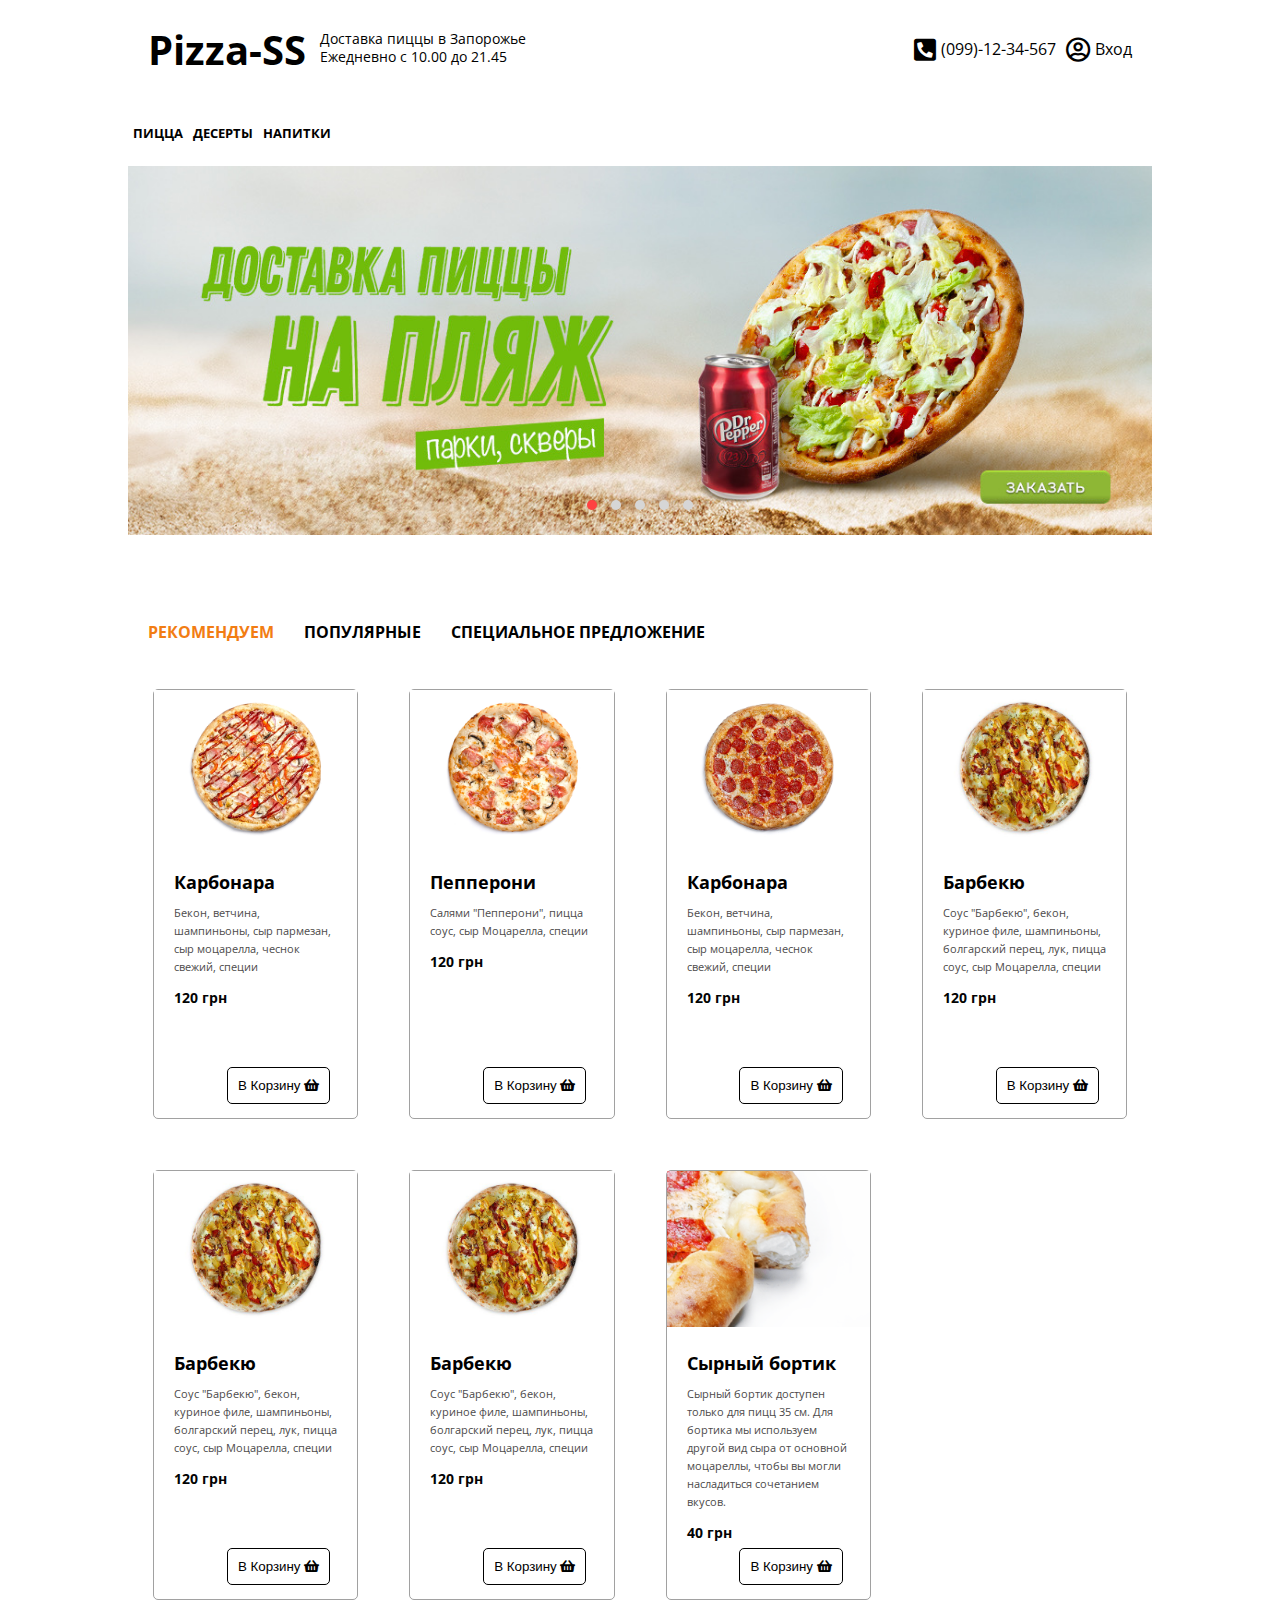
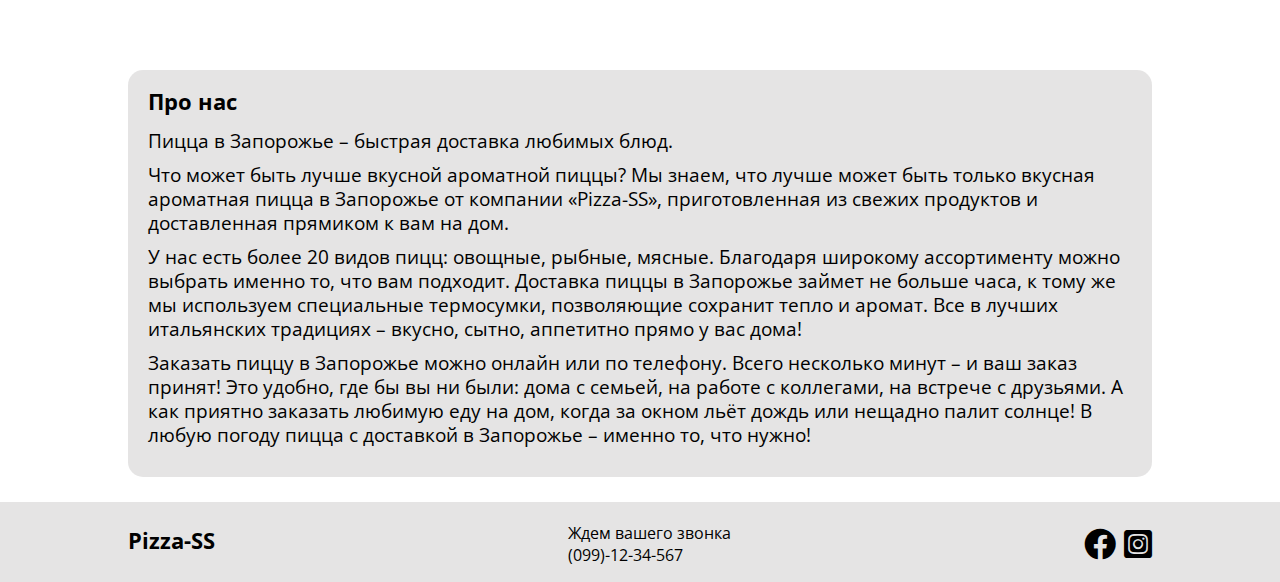
<file: index.html>
<!DOCTYPE html>
<html lang="en">

<head>
    <meta charset="UTF-8">
    <meta name="viewport" content="width=device-width, initial-scale=1.0">
    <link href="https://fonts.googleapis.com/css2?family=Open+Sans:wght@300;800&display=swap" rel="stylesheet">
    <link rel="stylesheet" href="./font-avesome/font-style/all.min.css">
    <link rel="stylesheet" href="./libs/owlcarousel2/assets/owl.carousel.min.css">
    <link rel="stylesheet" href="./libs/owlcarousel2/assets/owl.theme.default.min.css">
    <title>Pizza-SS</title>
    <link rel="stylesheet" href="./css/header.css">
    <link rel="stylesheet" href="./css/style.css">
    <link rel="stylesheet" href="./css/footer.css">
</head>

<body>
    <header class="header">
        <div class="container">
            <div class="header__header">
                <div class="logo">
                    <a>Pizza-SS</a>
                </div>
                <div class="delivery">
                    <span>Доставка пиццы в Запорожье<br>
                        Ежедневно с 10.00 до 21.45</span>
                </div>
                <div class="header__tel-auth">
                    <div class="header__tel">
                        <a href="tel:+380990000000"><i
                                class="fas fa-phone-square-alt"></i><span>(099)-12-34-567</span></a>
                    </div>
                    <div class="auth__block">
                        <a href="#"><i class="far fa-user-circle"></i><span>Вход</span></a>
                    </div>
                </div>
            </div>
        </div>
    </header>

    <main class="main">
        <!-- menu -->
        <section class="menu">
            <div class="container">
                <div class="fixed">
                    <nav class="header_menu">
                        <ul>
                            <li><a href="pizza.html">Пицца</a>
                                <div class="sub_menu">
                                    <ul>
                                        <li><a href="#">Карри</a></li>
                                        <li><a href="#">Пепперони</a></li>
                                        <li><a href="#">С лососем</a></li>
                                        <li><a href="#">Деревенская</a></li>
                                        <li><a href="#">4 Сыра</a></li>
                                        <li><a href="#">Барбекю</a></li>
                                        <li><a href="#">Дьябло</a></li>
                                        <li><a href="#">Карбонара</a></li>
                                    </ul>
                                    <ul>
                                        <li><a href="#">Карри</a></li>
                                        <li><a href="#">Пепперони</a></li>
                                        <li><a href="#">С лососем</a></li>
                                        <li><a href="#">Деревенская</a></li>
                                        <li><a href="#">4 Сыра</a></li>
                                        <li><a href="#">Барбекю</a></li>
                                        <li><a href="#">Дьябло</a></li>
                                        <li><a href="#">Карбонара</a></li>
                                    </ul>
                                </div>
                            </li>
                            <li><a href="dessert.html">Десерты</a>
                                <div class="sub_menu">
                                    <ul>
                                        <li><a href="#">Чизкейк Нью Йорк</a></li>
                                        <li><a href="#">Торт Трюфельный</a></li>
                                        <li><a href="#">Захер</a></li>
                                        <li><a href="#">Gelato Бельгийский Шоколад</a></li>
                                        <li><a href="#">Попкорн Шоколадный</a></li>
                                        <li><a href="#">Попкорн Карамельный</a></li>
                                        <li><a href="#">Замороженный йогурт Лесная ягода</a></li>
                                        <li><a href="#">Шоколадный Грильяж</a></li>
                                    </ul>
                                    <ul>
                                        <li><a href="#">Чизкейк Нью Йорк</a></li>
                                        <li><a href="#">Торт Трюфельный</a></li>
                                        <li><a href="#">Захер</a></li>
                                        <li><a href="#">Gelato Бельгийский Шоколад</a></li>
                                        <li><a href="#">Попкорн Шоколадный</a></li>
                                        <li><a href="#">Попкорн Карамельный</a></li>
                                        <li><a href="#">Замороженный йогурт Лесная ягода</a></li>
                                        <li><a href="#">Шоколадный Грильяж</a></li>
                                    </ul>
                                </div>
                            </li>
                            <li><a href="drinks.html">Напитки</a>
                                <div class="sub_menu">
                                    <ul>
                                        <li><a href="#">Rubicon Маракуя</a></li>
                                        <li><a href="#">Rubicon Манго</a></li>
                                        <li><a href="#">Rubicon Личи</a></li>
                                        <li><a href="#">Rubicon Гуава</a></li>
                                        <li><a href="#">Sandora Мультивитамин</a></li>
                                        <li><a href="#">Rich Екзотик</a></li>
                                        <li><a href="#">Пепси кола</a></li>
                                        <li><a href="#">Кока Кола</a></li>
                                    </ul>
                                    <ul>
                                        <li><a href="#">Rubicon Маракуя</a></li>
                                        <li><a href="#">Rubicon Манго</a></li>
                                        <li><a href="#">Rubicon Личи</a></li>
                                        <li><a href="#">Rubicon Гуава</a></li>
                                        <li><a href="#">Sandora Мультивитамин</a></li>
                                        <li><a href="#">Rich Екзотик</a></li>
                                        <li><a href="#">Пепси кола</a></li>
                                        <li><a href="#">Кока Кола</a></li>
                                    </ul>
                                </div>
                            </li>
                        </ul>
                    </nav>
                </div>
            </div>
        </section>

        <!-- carousel -->
        <section>
            <div class="container">
                <div class="owl-carousel owl-theme">
                    <div><a href="#"><img src="./img/img_carousel/1.JPG" alt=""></a></div>
                    <div><a href="#"><img src="./img/img_carousel/2.JPG" alt=""></a></div>
                    <div><a href="#"><img src="./img/img_carousel/3.jpeg" alt=""></a></div>
                    <div><a href="#"><img src="./img/img_carousel/4.png" alt=""></a></div>
                    <div><a href="#"><img src="./img/img_carousel/5.png" alt=""></a></div>
                </div>
            </div>
        </section>

        <!-- tabs -->
        <section class="section__tabs">
            <div class="container">
                <div class="wrapper">
                    <div class="tabs">
                        <div class="tabs__nav tabs-nav">
                            <div class="tabs__nav-item is-active" data-tab-name="tab-1">Рекомендуем</div>
                            <div class="tabs__nav-item" data-tab-name="tab-2">Популярные</div>
                            <div class="tabs__nav-item" data-tab-name="tab-3">Специальное предложение</div>
                        </div>
                        <div class="tabs__content is-active tab-1">
                            <div class="tabs__catalog">
                                <div class="tab__product">
                                    <div class="tab-shadow">
                                        <div class="tab-img">
                                            <img src="./img/img_pizza/1.jpg" alt="">
                                        </div>
                                        <div class="tab__catalog-text">
                                            <b>Карбонара</b>
                                            <p>Бекон, ветчина, шампиньоны, сыр пармезан, сыр моцарелла, чеснок свежий,
                                                специи </p>
                                            <span>120 грн</span>
                                        </div>
                                        <div class="tab__btn">
                                            <button type="button">В Корзину <i
                                                    class="fas fa-shopping-basket"></i></button>
                                        </div>
                                    </div>
                                </div>
                                <div class="tab__product">
                                    <div class="tab-shadow">
                                        <div class="tab-img">
                                            <img src="./img/img_pizza/2.jpg" alt="">
                                        </div>
                                        <div class="tab__catalog-text">
                                            <b>Пепперони</b>
                                            <p>Салями "Пепперони", пицца соус, сыр Моцарелла, специи</p>
                                            <span>120 грн</span>
                                        </div>
                                        <div class="tab__btn">
                                            <button type="button">В Корзину <i
                                                    class="fas fa-shopping-basket"></i></button>
                                        </div>
                                    </div>
                                </div>
                                <div class="tab__product">
                                    <div class="tab-shadow">
                                        <div class="tab-img">
                                            <img src="./img/img_pizza/4.jpg" alt="">
                                        </div>
                                        <div class="tab__catalog-text">
                                            <b>Карбонара</b>
                                            <p>Бекон, ветчина, шампиньоны, сыр пармезан, сыр моцарелла, чеснок свежий,
                                                специи </p>
                                            <span>120 грн</span>
                                        </div>
                                        <div class="tab__btn">
                                            <button type="button">В Корзину <i
                                                    class="fas fa-shopping-basket"></i></button>
                                        </div>
                                    </div>
                                </div>
                                <div class="tab__product">
                                    <div class="tab-shadow">
                                        <div class="tab-img">
                                            <img src="./img/img_pizza/3.jpeg" alt="">
                                        </div>
                                        <div class="tab__catalog-text">
                                            <b>Барбекю</b>
                                            <p>Cоус "Барбекю", бекон, куриное филе, шампиньоны, болгарский перец, лук,
                                                пицца соус, сыр Моцарелла, специи </p>
                                            <span>120 грн</span>
                                        </div>
                                        <div class="tab__btn">
                                            <button type="button">В Корзину <i
                                                    class="fas fa-shopping-basket"></i></button>
                                        </div>
                                    </div>
                                </div>
                                <div class="tab__product">
                                    <div class="tab-shadow">
                                        <div class="tab-img">
                                            <img src="./img/img_pizza/3.jpeg" alt="">
                                        </div>
                                        <div class="tab__catalog-text">
                                            <b>Барбекю</b>
                                            <p>Cоус "Барбекю", бекон, куриное филе, шампиньоны, болгарский перец, лук,
                                                пицца соус, сыр Моцарелла, специи </p>
                                            <span>120 грн</span>
                                        </div>
                                        <div class="tab__btn">
                                            <button type="button">В Корзину <i
                                                    class="fas fa-shopping-basket"></i></button>
                                        </div>
                                    </div>
                                </div>
                                <div class="tab__product">
                                    <div class="tab-shadow">
                                        <div class="tab-img">
                                            <img src="./img/img_pizza/3.jpeg" alt="">
                                        </div>
                                        <div class="tab__catalog-text">
                                            <b>Барбекю</b>
                                            <p>Cоус "Барбекю", бекон, куриное филе, шампиньоны, болгарский перец, лук,
                                                пицца соус, сыр Моцарелла, специи </p>
                                            <span>120 грн</span>
                                        </div>
                                        <div class="tab__btn">
                                            <button type="button">В Корзину <i
                                                    class="fas fa-shopping-basket"></i></button>
                                        </div>
                                    </div>
                                </div>
                                <div class="tab__product">
                                    <div class="tab-shadow">
                                        <div class="tab-img">
                                            <img src="./img/img_pizza/7.jpg" alt="">
                                        </div>
                                        <div class="tab__catalog-text">
                                            <b>Сырный бортик</b>
                                            <p>Сырный бортик доступен только для пицц 35 см. Для бортика мы используем
                                                другой вид сыра от основной моцареллы, чтобы вы могли насладиться
                                                сочетанием вкусов.</p>
                                            <span>40 грн</span>
                                        </div>
                                        <div class="tab__btn">
                                            <button type="button">В Корзину <i
                                                    class="fas fa-shopping-basket"></i></button>
                                        </div>
                                    </div>
                                </div>
                            </div>
                        </div>
                        <div class="tabs__content tab-2">
                            <div class="tabs__catalog">
                                <div class="tab__product">
                                    <div class="tab-shadow">
                                        <div class="tab-img">
                                            <img src="./img/img_pizza/5.jpg" alt="">
                                        </div>
                                        <div class="tab__catalog-text">
                                            <b>С лососем</b>
                                            <p>Лосось, помидоры, оливки, сыр Фета, cоус на основе ол. масла с базиликом,
                                                сливочный соус, сыр Моцарелла, специи</p>
                                            <span>120 грн</span>
                                        </div>
                                        <div class="tab__btn">
                                            <button type="button">В Корзину <i
                                                    class="fas fa-shopping-basket"></i></button>
                                        </div>
                                    </div>
                                </div>
                                <div class="tab__product">
                                    <div class="tab-shadow">
                                        <div class="tab-img">
                                            <img src="./img/img_pizza/6.jpg" alt="">
                                        </div>
                                        <div class="tab__catalog-text">
                                            <b>4 Сыра</b>
                                            <p>Сыры: "Дор Блю", "Голландский", "Пармезан", "Моцарелла", соус сливочный,
                                                специи </p>
                                            <span>120 грн</span>
                                        </div>
                                        <div class="tab__btn">
                                            <button type="button">В Корзину <i
                                                    class="fas fa-shopping-basket"></i></button>
                                        </div>
                                    </div>
                                </div>
                                <div class="tab__product">
                                    <div class="tab-shadow">
                                        <div class="tab-img">
                                            <img src="./img/img_pizza/3.jpeg" alt="">
                                        </div>
                                        <div class="tab__catalog-text">
                                            <b>Филаделфия</b>
                                            <p>Cыр Моцарелла, Лосось, сливочный сыр, сливки, томатный соус, кунжут,
                                                специи</p>
                                            <span>120 грн</span>
                                        </div>
                                        <div class="tab__btn">
                                            <button type="button">В Корзину <i
                                                    class="fas fa-shopping-basket"></i></button>
                                        </div>
                                    </div>
                                </div>
                                <div class="tab__product">
                                    <div class="tab-shadow">
                                        <div class="tab-img">
                                            <img src="./img/img_pizza/5.jpg" alt="">
                                        </div>
                                        <div class="tab__catalog-text">
                                            <b>С лососем</b>
                                            <p>Лосось, помидоры, оливки, сыр Фета, cоус на основе ол. масла с базиликом,
                                                сливочный соус, сыр Моцарелла, специи</p>
                                            <span>120 грн</span>
                                        </div>
                                        <div class="tab__btn">
                                            <button type="button">В Корзину <i
                                                    class="fas fa-shopping-basket"></i></button>
                                        </div>
                                    </div>
                                </div>
                                <div class="tab__product">
                                    <div class="tab-shadow">
                                        <div class="tab-img">
                                            <img src="./img/img_pizza/6.jpg" alt="">
                                        </div>
                                        <div class="tab__catalog-text">
                                            <b>4 Сыра</b>
                                            <p>Сыры: "Дор Блю", "Голландский", "Пармезан", "Моцарелла", соус сливочный,
                                                специи </p>
                                            <span>120 грн</span>
                                        </div>
                                        <div class="tab__btn">
                                            <button type="button">В Корзину <i
                                                    class="fas fa-shopping-basket"></i></button>
                                        </div>
                                    </div>
                                </div>
                                <div class="tab__product">
                                    <div class="tab-shadow">
                                        <div class="tab-img">
                                            <img src="./img/img_pizza/3.jpeg" alt="">
                                        </div>
                                        <div class="tab__catalog-text">
                                            <b>Филаделфия</b>
                                            <p>Cыр Моцарелла, Лосось, сливочный сыр, сливки, томатный соус, кунжут,
                                                специи</p>
                                            <span>120 грн</span>
                                        </div>
                                        <div class="tab__btn">
                                            <button type="button">В Корзину <i
                                                    class="fas fa-shopping-basket"></i></button>
                                        </div>
                                    </div>
                                </div>
                                <div class="tab__product">
                                    <div class="tab-shadow">
                                        <div class="tab-img">
                                            <img src="./img/img_pizza/5.jpg" alt="">
                                        </div>
                                        <div class="tab__catalog-text">
                                            <b>С лососем</b>
                                            <p>Лосось, помидоры, оливки, сыр Фета, cоус на основе ол. масла с базиликом,
                                                сливочный соус, сыр Моцарелла, специи</p>
                                            <span>120 грн</span>
                                        </div>
                                        <div class="tab__btn">
                                            <button type="button">В Корзину <i
                                                    class="fas fa-shopping-basket"></i></button>
                                        </div>
                                    </div>
                                </div>
                                <div class="tab__product">
                                    <div class="tab-shadow">
                                        <div class="tab-img">
                                            <img src="./img/img_pizza/6.jpg" alt="">
                                        </div>
                                        <div class="tab__catalog-text">
                                            <b>4 Сыра</b>
                                            <p>Сыры: "Дор Блю", "Голландский", "Пармезан", "Моцарелла", соус сливочный,
                                                специи </p>
                                            <span>120 грн</span>
                                        </div>
                                        <div class="tab__btn">
                                            <button type="button">В Корзину <i
                                                    class="fas fa-shopping-basket"></i></button>
                                        </div>
                                    </div>
                                </div>
                                <div class="tab__product">
                                    <div class="tab-shadow">
                                        <div class="tab-img">
                                            <img src="./img/img_pizza/7.jpg" alt="">
                                        </div>
                                        <div class="tab__catalog-text">
                                            <b>Сырный бортик</b>
                                            <p>Сырный бортик доступен только для пицц 35 см. Для бортика мы используем
                                                другой вид сыра от основной моцареллы, чтобы вы могли насладиться
                                                сочетанием вкусов.</p>
                                            <span>40 грн</span>
                                        </div>
                                        <div class="tab__btn">
                                            <button type="button">В Корзину <i
                                                    class="fas fa-shopping-basket"></i></button>
                                        </div>
                                    </div>
                                </div>
                            </div>
                        </div>
                        <div class="tabs__content tab-3">
                            <div class="tabs__catalog">
                                <div class="tab__product">
                                    <div class="tab-shadow">
                                        <div class="tab-img">
                                            <img src="./img/special_offer/1.jpg" alt="">
                                        </div>
                                        <div class="tab__catalog-text">
                                            <b>Сделать острую</b>
                                            <p>Предложение только для пицц 35 см.</p>
                                            <span>20 грн</span>
                                        </div>
                                        <div class="tab__btn">
                                            <button type="button">В Корзину <i
                                                    class="fas fa-shopping-basket"></i></button>
                                        </div>
                                    </div>
                                </div>
                                <div class="tab__product">
                                    <div class="tab-shadow">
                                        <div class="tab-img">
                                            <img src="./img/special_offer/2.JPG" alt="">
                                        </div>
                                        <div class="tab__catalog-text">
                                            <b>Хаф-Хаф на белом соусе 30 см</b>
                                            <p>Любые две пиццы на белом соусе могут быть комбинированы.</p>
                                            <span>120 грн</span>
                                        </div>
                                        <div class="tab__btn">
                                            <button type="button">В Корзину <i
                                                    class="fas fa-shopping-basket"></i></button>
                                        </div>
                                    </div>
                                </div>
                                <div class="tab__product">
                                    <div class="tab-shadow">
                                        <div class="tab-img">
                                            <img src="./img/special_offer/4.JPG" alt="">
                                        </div>
                                        <div class="tab__catalog-text">
                                            <b>Хаф-Хаф на красном соусе 30 см</b>
                                            <p>Любые две пиццы на красном соусе могут быть комбинированы. Кроме 4
                                                сезона.</p>
                                            <span>120 грн</span>
                                        </div>
                                        <div class="tab__btn">
                                            <button type="button">В Корзину <i
                                                    class="fas fa-shopping-basket"></i></button>
                                        </div>
                                    </div>
                                </div>
                                <div class="tab__product">
                                    <div class="tab-shadow">
                                        <div class="tab-img">
                                            <img src="./img/special_offer/6.PNG" alt="">
                                        </div>
                                        <div class="tab__catalog-text">
                                            <b>Экстра сыыыр для пиццы</b>
                                            <p>Сделайте Вашу пиццу еще бооолее сыыырной. Добавьте сыр для своего размера
                                                пиццы. </p>
                                            <span>30 грн</span>
                                        </div>
                                        <div class="tab__btn">
                                            <button type="button">В Корзину <i
                                                    class="fas fa-shopping-basket"></i></button>
                                        </div>
                                    </div>
                                </div>
                                <div class="tab__product">
                                    <div class="tab-shadow">
                                        <div class="tab-img">
                                            <img src="./img/img_pizza/7.jpg" alt="">
                                        </div>
                                        <div class="tab__catalog-text">
                                            <b>Сырный бортик</b>
                                            <p>Сырный бортик доступен только для пицц 35 см. Для бортика мы используем
                                                другой вид сыра от основной моцареллы, чтобы вы могли насладиться
                                                сочетанием вкусов.</p>
                                            <span>40 грн</span>
                                        </div>
                                        <div class="tab__btn">
                                            <button type="button">В Корзину <i
                                                    class="fas fa-shopping-basket"></i></button>
                                        </div>
                                    </div>
                                </div>
                                <div class="tab__product">
                                    <div class="tab-shadow">
                                        <div class="tab-img">
                                            <img src="./img/special_offer/7.PNG" alt="">
                                        </div>
                                        <div class="tab__catalog-text">
                                            <b>Кунжутный бортик</b>
                                            <p>Кунжутный бортик доступен для пицц 35 см. Придайте своей любимой пицце
                                                особый вкус и аромат жаренного кунжута.</p>
                                            <span>20 грн</span>
                                        </div>
                                        <div class="tab__btn">
                                            <button type="button">В Корзину <i
                                                    class="fas fa-shopping-basket"></i></button>
                                        </div>
                                    </div>
                                </div>
                            </div>
                        </div>
                    </div>
                </div>
            </div>
        </section>

        <!--about a company -->
        <section>
            <div class="container">
                <div class="company">
                    <h3>Про нас</h3>
                    <p>Пицца в Запорожье – быстрая доставка любимых блюд.</p>
                    <p>Что может быть лучше вкусной ароматной пиццы? Мы знаем, что лучше может быть только вкусная
                        ароматная пицца в Запорожье от компании «Pizza-SS», приготовленная из свежих продуктов и
                        доставленная прямиком к вам на дом.</p>
                    <p>У нас есть более 20 видов пицц: овощные, рыбные, мясные. Благодаря широкому ассортименту можно
                        выбрать именно то, что вам подходит. Доставка пиццы в Запорожье займет не больше часа, к тому же
                        мы используем специальные термосумки, позволяющие сохранит тепло и аромат. Все в лучших
                        итальянских традициях – вкусно, сытно, аппетитно прямо у вас дома! </p>
                    <p>Заказать пиццу в Запорожье можно онлайн или по телефону. Всего несколько минут – и ваш заказ
                        принят! Это удобно, где бы вы ни были: дома с семьей, на работе с коллегами, на встрече с
                        друзьями. А как приятно заказать любимую еду на дом, когда за окном льёт дождь или нещадно палит
                        солнце! В любую погоду пицца с доставкой в Запорожье – именно то, что нужно!</p>
                </div>

            </div>
        </section>

        <!-- form -->
        <div class="form">
            <form action="#" method="POST">
                <div class="form__tabs">
                    <button class="tabs__btn" onclick="auth(event, 'entrance')">Вход</button>
                    <button class="tabs__btn" onclick="auth(event, 'checkIn')">Регистрация</button>
                </div>
                <div id="entrance" class="tabcontent ">
                    <div class="tab-block">
                        <div class="formEmail">
                            <label for="email">Электронная почта:</label>
                            <input type="email" name="email" id="email" placeholder="Почта">
                        </div>
                        <div class="formPass">
                            <label for="password">Пароль:</label>
                            <input type="password" name="password" id="password" placeholder="Введите пароль">
                        </div>
                        <div class="form-btn">
                            <button id="check" class="btn-form" type="submit">Вход</button>
                        </div>
                        <div class="forgot">
                            <a href="#"><span>Забыли пароль?</span></a>
                        </div>
                    </div>
                </div>
                <div id="checkIn" class="tabcontent" style="display: none;">
                    <div class="tab-block">
                        <div class="formEmail">
                            <label for="email">Электронная почта:</label>
                            <input type="email" name="email" id="email" placeholder="Почта">
                        </div>
                        <div class="formPass">
                            <label for="password">Пароль:</label>
                            <input type="password" name="password" id="password" placeholder="Ввудите пароль">
                        </div>
                        <div class="formPass">
                            <label for="password">Повторите пароль:</label>
                            <input type="password" name="password" id="password" placeholder="Ввeдите пароль">
                        </div>
                        <div class="form-btn">
                            <button id="check" class="btn-form" type="submit">Регистрация</button>
                        </div>
                    </div>
                </div>
            </form>
        </div>
    </main>

    <!-- footer -->
    <footer class="footer">
        <div class="container">
            <div class="footer__foo">
                <div class="f__logo">
                    <a href="#">Pizza-SS</a>
                </div>
                <div class="f__num">
                    <p>Ждем вашего звонка</p>
                    <a href="tel:+380990000000"><span>(099)-12-34-567</span></a>
                </div>
                <div class="f__network">
                    <a href="#"><i class="fab fa-facebook"></i></a>
                    <a href="#"><i class="fab fa-instagram-square"></i></a>
                </div>
            </div>
        </div>
    </footer>



    <script src="./libs/jquery/jquery-3.5.1.min.js"></script>
    <script src="./libs/owlcarousel2/owl.carousel.min.js"></script>
    <script src="./js/carousel.js"></script>
    <script src="./js/script.js"></script>
</body>

</html>
</file>
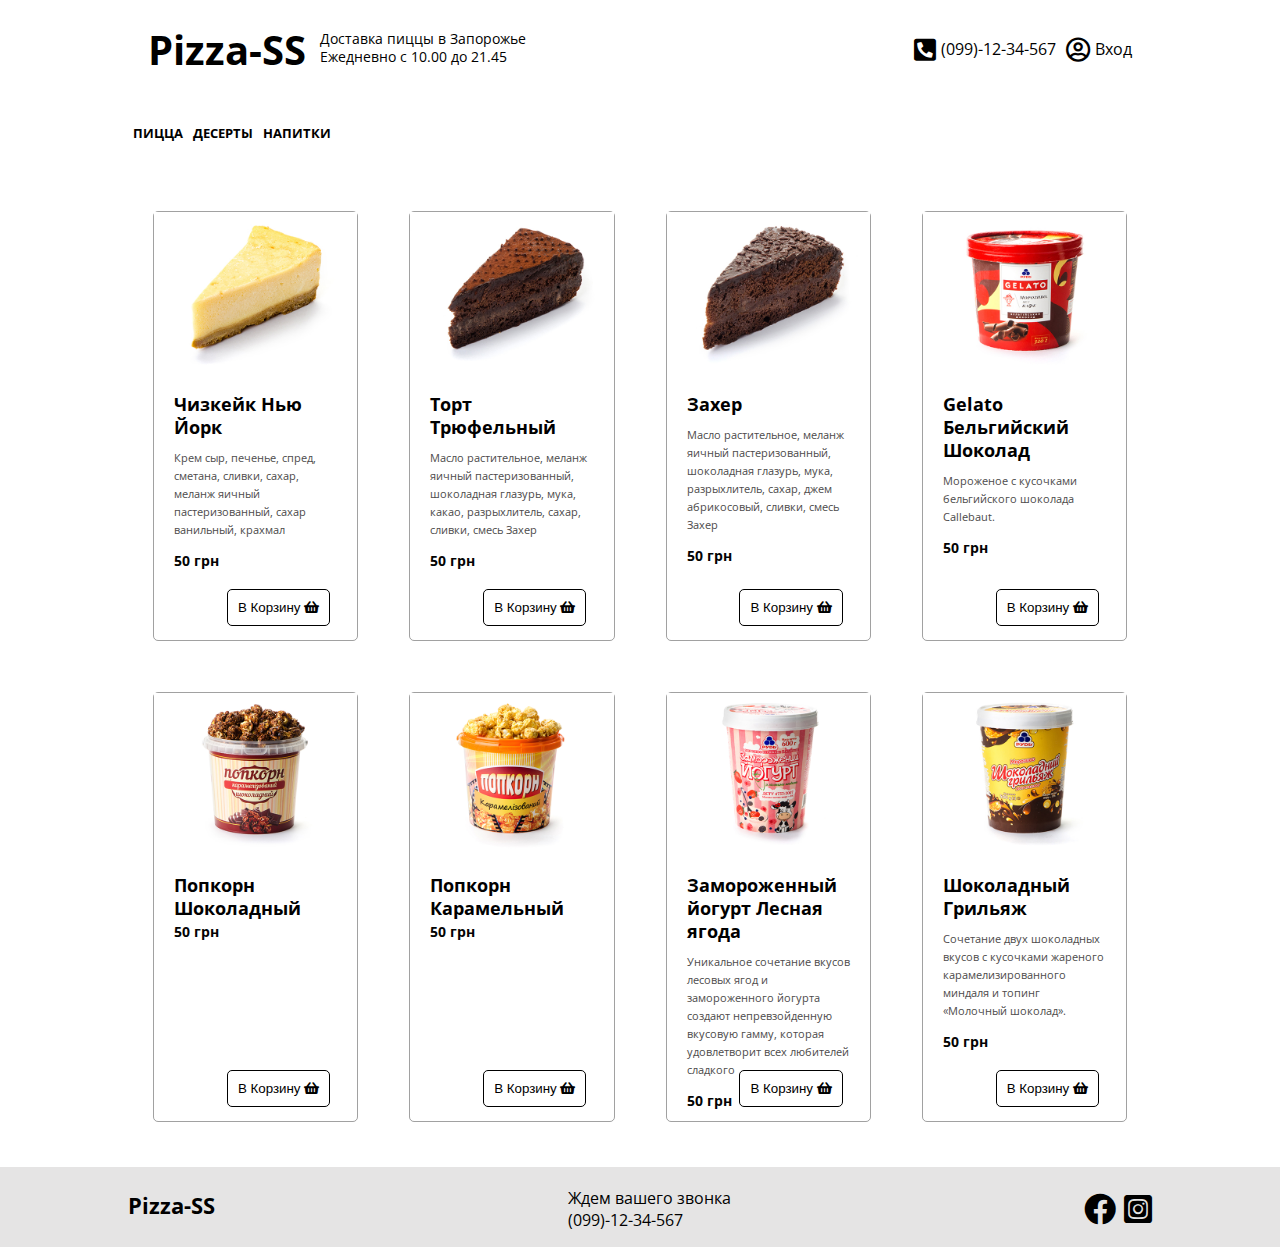
<file: dessert.html>
<!DOCTYPE html>
<html lang="en">

<head>
    <meta charset="UTF-8">
    <meta name="viewport" content="width=device-width, initial-scale=1.0">
    <link href="https://fonts.googleapis.com/css2?family=Open+Sans:wght@300;800&display=swap" rel="stylesheet">
    <link rel="stylesheet" href="./font-avesome/font-style/all.min.css">
    <link rel="stylesheet" href="./libs/owlcarousel2/assets/owl.carousel.min.css">
    <link rel="stylesheet" href="./libs/owlcarousel2/assets/owl.theme.default.min.css">
    <title>Pizza-SS Dessert</title>
    <link rel="stylesheet" href="./css/header.css">
    <link rel="stylesheet" href="./css/style.css">
    <link rel="stylesheet" href="./css/footer.css">
</head>

<body>
    <header class="header">
        <div class="container">
            <div class="header__header">
                <div class="logo">
                    <a href="./index.html">Pizza-SS</a>
                </div>
                <div class="delivery">
                    <span>Доставка пиццы в Запорожье<br>
                        Ежедневно с 10.00 до 21.45</span>
                </div>
                <div class="header__tel-auth">
                    <div class="header__tel">
                        <a href="tel:+380990000000"><i
                                class="fas fa-phone-square-alt"></i><span>(099)-12-34-567</span></a>
                    </div>
                    <div class="auth__block">
                        <a href="#"><i class="far fa-user-circle"></i><span>Вход</span></a>
                    </div>
                </div>
            </div>
        </div>
    </header>

    <main>
        <!-- menu -->
        <section class="menu">
            <div class="container">
                <div class="fixed">
                    <nav class="header_menu">
                        <ul>
                            <li><a href="pizza.html">Пицца</a>
                                <div class="sub_menu">
                                    <ul>
                                        <li><a href="#">Карри</a></li>
                                        <li><a href="#">Пепперони</a></li>
                                        <li><a href="#">С лососем</a></li>
                                        <li><a href="#">Деревенская</a></li>
                                        <li><a href="#">4 Сыра</a></li>
                                        <li><a href="#">Барбекю</a></li>
                                        <li><a href="#">Дьябло</a></li>
                                        <li><a href="#">Карбонара</a></li>
                                    </ul>
                                    <ul>
                                        <li><a href="#">Карри</a></li>
                                        <li><a href="#">Пепперони</a></li>
                                        <li><a href="#">С лососем</a></li>
                                        <li><a href="#">Деревенская</a></li>
                                        <li><a href="#">4 Сыра</a></li>
                                        <li><a href="#">Барбекю</a></li>
                                        <li><a href="#">Дьябло</a></li>
                                        <li><a href="#">Карбонара</a></li>
                                    </ul>
                                </div>
                            </li>
                            <li><a href="dessert.html">Десерты</a>
                                <div class="sub_menu">
                                    <ul>
                                        <li><a href="#">Чизкейк Нью Йорк</a></li>
                                        <li><a href="#">Торт Трюфельный</a></li>
                                        <li><a href="#">Захер</a></li>
                                        <li><a href="#">Gelato Бельгийский Шоколад</a></li>
                                        <li><a href="#">Попкорн Шоколадный</a></li>
                                        <li><a href="#">Попкорн Карамельный</a></li>
                                        <li><a href="#">Замороженный йогурт Лесная ягода</a></li>
                                        <li><a href="#">Шоколадный Грильяж</a></li>
                                    </ul>
                                    <ul>
                                        <li><a href="#">Чизкейк Нью Йорк</a></li>
                                        <li><a href="#">Торт Трюфельный</a></li>
                                        <li><a href="#">Захер</a></li>
                                        <li><a href="#">Gelato Бельгийский Шоколад</a></li>
                                        <li><a href="#">Попкорн Шоколадный</a></li>
                                        <li><a href="#">Попкорн Карамельный</a></li>
                                        <li><a href="#">Замороженный йогурт Лесная ягода</a></li>
                                        <li><a href="#">Шоколадный Грильяж</a></li>
                                    </ul>
                                </div>
                            </li>
                            <li><a href="drinks.html">Напитки</a>
                                <div class="sub_menu">
                                    <ul>
                                        <li><a href="#">Rubicon Маракуя</a></li>
                                        <li><a href="#">Rubicon Манго</a></li>
                                        <li><a href="#">Rubicon Личи</a></li>
                                        <li><a href="#">Rubicon Гуава</a></li>
                                        <li><a href="#">Sandora Мультивитамин</a></li>
                                        <li><a href="#">Rich Екзотик</a></li>
                                        <li><a href="#">Пепси кола</a></li>
                                        <li><a href="#">Кока Кола</a></li>
                                    </ul>
                                    <ul>
                                        <li><a href="#">Rubicon Маракуя</a></li>
                                        <li><a href="#">Rubicon Манго</a></li>
                                        <li><a href="#">Rubicon Личи</a></li>
                                        <li><a href="#">Rubicon Гуава</a></li>
                                        <li><a href="#">Sandora Мультивитамин</a></li>
                                        <li><a href="#">Rich Екзотик</a></li>
                                        <li><a href="#">Пепси кола</a></li>
                                        <li><a href="#">Кока Кола</a></li>
                                    </ul>
                                </div>
                            </li>
                        </ul>
                    </nav>
                </div>
            </div>
        </section>

        <!-- drink catalog -->
        <section>
            <div class="container">
                <div class="wrapper">
                    <div class="tabs">
                        <div class="tabs__content is-active tab-1">
                            <div class="tabs__catalog">
                                <div class="tab__product">
                                    <div class="tab-shadow">
                                        <div class="tab-img">
                                            <img src="./img/dessert/1.jpg" alt="">
                                        </div>
                                        <div class="tab__catalog-text">
                                            <b>Чизкейк Нью Йорк</b>
                                            <p>Крем сыр, печенье, спред, сметана, сливки, сахар, меланж яичный
                                                пастеризованный, сахар ванильный, крахмал </p>
                                            <span>50 грн</span>
                                        </div>
                                        <div class="tab__btn">
                                            <button type="button">В Корзину <i
                                                    class="fas fa-shopping-basket"></i></button>
                                        </div>
                                    </div>
                                </div>
                                <div class="tab__product">
                                    <div class="tab-shadow">
                                        <div class="tab-img">
                                            <img src="./img/dessert/2.jpg" alt="">
                                        </div>
                                        <div class="tab__catalog-text">
                                            <b>Торт Трюфельный</b>
                                            <p>Масло растительное, меланж яичный пастеризованный, шоколадная глазурь,
                                                мука, какао, разрыхлитель, сахар, сливки, смесь Захер </p>
                                            <span>50 грн</span>
                                        </div>
                                        <div class="tab__btn">
                                            <button type="button">В Корзину <i
                                                    class="fas fa-shopping-basket"></i></button>
                                        </div>
                                    </div>
                                </div>
                                <div class="tab__product">
                                    <div class="tab-shadow">
                                        <div class="tab-img">
                                            <img src="./img/dessert/3.jpg" alt="">
                                        </div>
                                        <div class="tab__catalog-text">
                                            <b>Захер</b>
                                            <p>Масло растительное, меланж яичный пастеризованный, шоколадная глазурь,
                                                мука, разрыхлитель, сахар, джем абрикосовый, сливки, смесь Захер </p>
                                            <span>50 грн</span>
                                        </div>
                                        <div class="tab__btn">
                                            <button type="button">В Корзину <i
                                                    class="fas fa-shopping-basket"></i></button>
                                        </div>
                                    </div>
                                </div>
                                <div class="tab__product">
                                    <div class="tab-shadow">
                                        <div class="tab-img">
                                            <img src="./img/dessert/4.jpg" alt="">
                                        </div>
                                        <div class="tab__catalog-text">
                                            <b>Gelato Бельгийский Шоколад</b>
                                            <p>Мороженое с кусочками бельгийского шоколада Callebaut.</p>
                                            <span>50 грн</span>
                                        </div>
                                        <div class="tab__btn">
                                            <button type="button">В Корзину <i
                                                    class="fas fa-shopping-basket"></i></button>
                                        </div>
                                    </div>
                                </div>
                                <div class="tab__product">
                                    <div class="tab-shadow">
                                        <div class="tab-img">
                                            <img src="./img/dessert/5.jpg" alt="">
                                        </div>
                                        <div class="tab__catalog-text">
                                            <b>Попкорн Шоколадный</b> <br>
                                            <span>50 грн</span>
                                        </div>
                                        <div class="tab__btn">
                                            <button type="button">В Корзину <i
                                                    class="fas fa-shopping-basket"></i></button>
                                        </div>
                                    </div>
                                </div>
                                <div class="tab__product">
                                    <div class="tab-shadow">
                                        <div class="tab-img">
                                            <img src="./img/dessert/6.jpg" alt="">
                                        </div>
                                        <div class="tab__catalog-text">
                                            <b>Попкорн Карамельный</b> <br>
                                            <span>50 грн</span>
                                        </div>
                                        <div class="tab__btn">
                                            <button type="button">В Корзину <i
                                                    class="fas fa-shopping-basket"></i></button>
                                        </div>
                                    </div>
                                </div>
                                <div class="tab__product">
                                    <div class="tab-shadow">
                                        <div class="tab-img">
                                            <img src="./img/dessert/7.jpg" alt="">
                                        </div>
                                        <div class="tab__catalog-text">
                                            <b>Замороженный йогурт Лесная ягода</b>
                                            <p>Уникальное сочетание вкусов лесовых ягод и замороженного йогурта создают
                                                непревзойденную вкусовую гамму, которая удовлетворит всех любителей
                                                сладкого </p>
                                            <span>50 грн</span>
                                        </div>
                                        <div class="tab__btn">
                                            <button type="button">В Корзину <i
                                                    class="fas fa-shopping-basket"></i></button>
                                        </div>
                                    </div>
                                </div>
                                <div class="tab__product">
                                    <div class="tab-shadow">
                                        <div class="tab-img">
                                            <img src="./img/dessert/8.jpg" alt="">
                                        </div>
                                        <div class="tab__catalog-text">
                                            <b>Шоколадный Грильяж</b>
                                            <p>Сочетание двух шоколадных вкусов с кусочками жареного карамелизированного
                                                миндаля и топинг «Молочный шоколад». </p>
                                            <span>50 грн</span>
                                        </div>
                                        <div class="tab__btn">
                                            <button type="button">В Корзину <i
                                                    class="fas fa-shopping-basket"></i></button>
                                        </div>
                                    </div>
                                </div>
                            </div>
                        </div>
                    </div>
                </div>
            </div>
        </section>

        <!-- form -->
        <div class="form" style="top: 65px;">
            <form action="#" method="POST">
                <div class="form__tabs">
                    <button class="tabs__btn " onclick="auth(event, 'entrance')">Вход</button>
                    <button class="tabs__btn" onclick="auth(event, 'checkIn')">Регистрация</button>
                </div>
                <div id="entrance" class="tabcontent ">
                    <div class="tab-block">
                        <div class="formEmail">
                            <label for="email">Электронная почта:</label>
                            <input type="email" name="email" id="email" placeholder="Почта">
                        </div>
                        <div class="formPass">
                            <label for="password">Пароль:</label>
                            <input type="password" name="password" id="password" placeholder="Введите пароль">
                        </div>
                        <div class="form-btn">
                            <button id="check" class="btn-form" type="submit">Вход</button>
                        </div>
                        <div class="forgot">
                            <a href="#"><span>Забыли пароль?</span></a>
                        </div>
                    </div>
                </div>
                <div id="checkIn" class="tabcontent" style="display: none;">
                    <div class="tab-block">
                        <div class="formEmail">
                            <label for="email">Электронная почта:</label>
                            <input type="email" name="email" id="email" placeholder="Почта">
                        </div>
                        <div class="formPass">
                            <label for="password">Пароль:</label>
                            <input type="password" name="password" id="password" placeholder="Ввудите пароль">
                        </div>
                        <div class="formPass">
                            <label for="password">Повторите пароль:</label>
                            <input type="password" name="password" id="password" placeholder="Ввeдите пароль">
                        </div>
                        <div class="form-btn">
                            <button id="check" class="btn-form" type="submit">Регистрация</button>
                        </div>
                    </div>
                </div>
            </form>
        </div>

    </main>

    <!-- footer -->
    <footer class="footer">
        <div class="container">
            <div class="footer__foo">
                <div class="f__logo">
                    <a href="#">Pizza-SS</a>
                </div>
                <div class="f__num">
                    <p>Ждем вашего звонка</p>
                    <a href="tel:+380990000000"><span>(099)-12-34-567</span></a>
                </div>
                <div class="f__network">
                    <a href="#"><i class="fab fa-facebook"></i></a>
                    <a href="#"><i class="fab fa-instagram-square"></i></a>
                </div>
            </div>
        </div>
    </footer>



    <script src="./libs/jquery/jquery-3.5.1.min.js"></script>
    <script src="./libs/owlcarousel2/owl.carousel.min.js"></script>
    <script src="./js/carousel.js"></script>
    <script src="./js/script.js"></script>
</body>

</html>
</file>
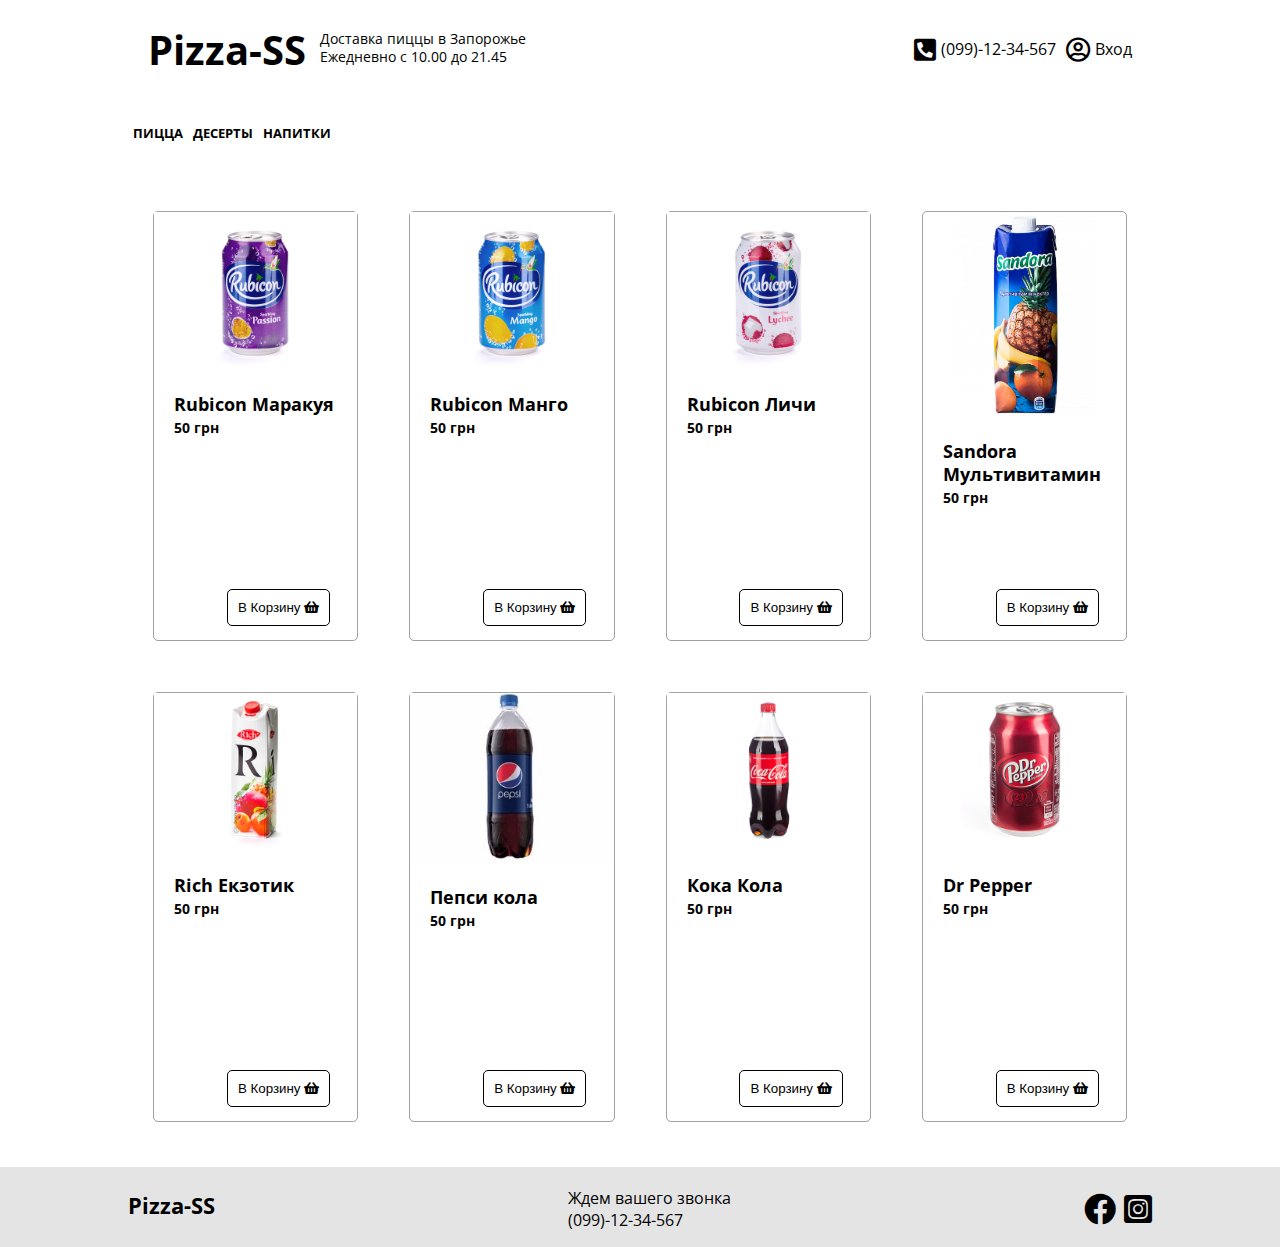
<file: drinks.html>
<!DOCTYPE html>
<html lang="en">

<head>
    <meta charset="UTF-8">
    <meta name="viewport" content="width=device-width, initial-scale=1.0">
    <link href="https://fonts.googleapis.com/css2?family=Open+Sans:wght@300;800&display=swap" rel="stylesheet">
    <link rel="stylesheet" href="./font-avesome/font-style/all.min.css">
    <link rel="stylesheet" href="./libs/owlcarousel2/assets/owl.carousel.min.css">
    <link rel="stylesheet" href="./libs/owlcarousel2/assets/owl.theme.default.min.css">
    <title>Pizza-SS Drinks</title>
    <link rel="stylesheet" href="./css/header.css">
    <link rel="stylesheet" href="./css/style.css">
    <link rel="stylesheet" href="./css/footer.css">
</head>

<body>
    <header class="header">
        <div class="container">
            <div class="header__header">
                <div class="logo">
                    <a href="./index.html">Pizza-SS</a>
                </div>
                <div class="delivery">
                    <span>Доставка пиццы в Запорожье<br>
                        Ежедневно с 10.00 до 21.45</span>
                </div>
                <div class="header__tel-auth">
                    <div class="header__tel">
                        <a href="tel:+380990000000"><i
                                class="fas fa-phone-square-alt"></i><span>(099)-12-34-567</span></a>
                    </div>
                    <div class="auth__block">
                        <a href="#"><i class="far fa-user-circle"></i><span>Вход</span></a>
                    </div>
                </div>
            </div>
        </div>
    </header>

    <main>
        <!-- menu -->
        <section class="menu">
            <div class="container">
                <div class="fixed">
                    <nav class="header_menu">
                        <ul>
                            <li><a href="pizza.html">Пицца</a>
                                <div class="sub_menu">
                                    <ul>
                                        <li><a href="#">Карри</a></li>
                                        <li><a href="#">Пепперони</a></li>
                                        <li><a href="#">С лососем</a></li>
                                        <li><a href="#">Деревенская</a></li>
                                        <li><a href="#">4 Сыра</a></li>
                                        <li><a href="#">Барбекю</a></li>
                                        <li><a href="#">Дьябло</a></li>
                                        <li><a href="#">Карбонара</a></li>
                                    </ul>
                                    <ul>
                                        <li><a href="#">Карри</a></li>
                                        <li><a href="#">Пепперони</a></li>
                                        <li><a href="#">С лососем</a></li>
                                        <li><a href="#">Деревенская</a></li>
                                        <li><a href="#">4 Сыра</a></li>
                                        <li><a href="#">Барбекю</a></li>
                                        <li><a href="#">Дьябло</a></li>
                                        <li><a href="#">Карбонара</a></li>
                                    </ul>
                                </div>
                            </li>
                            <li><a href="dessert.html">Десерты</a>
                                <div class="sub_menu">
                                    <ul>
                                        <li><a href="#">Чизкейк Нью Йорк</a></li>
                                        <li><a href="#">Торт Трюфельный</a></li>
                                        <li><a href="#">Захер</a></li>
                                        <li><a href="#">Gelato Бельгийский Шоколад</a></li>
                                        <li><a href="#">Попкорн Шоколадный</a></li>
                                        <li><a href="#">Попкорн Карамельный</a></li>
                                        <li><a href="#">Замороженный йогурт Лесная ягода</a></li>
                                        <li><a href="#">Шоколадный Грильяж</a></li>
                                    </ul>
                                    <ul>
                                        <li><a href="#">Чизкейк Нью Йорк</a></li>
                                        <li><a href="#">Торт Трюфельный</a></li>
                                        <li><a href="#">Захер</a></li>
                                        <li><a href="#">Gelato Бельгийский Шоколад</a></li>
                                        <li><a href="#">Попкорн Шоколадный</a></li>
                                        <li><a href="#">Попкорн Карамельный</a></li>
                                        <li><a href="#">Замороженный йогурт Лесная ягода</a></li>
                                        <li><a href="#">Шоколадный Грильяж</a></li>
                                    </ul>
                                </div>
                            </li>
                            <li><a href="drinks.html">Напитки</a>
                                <div class="sub_menu">
                                    <ul>
                                        <li><a href="#">Rubicon Маракуя</a></li>
                                        <li><a href="#">Rubicon Манго</a></li>
                                        <li><a href="#">Rubicon Личи</a></li>
                                        <li><a href="#">Rubicon Гуава</a></li>
                                        <li><a href="#">Sandora Мультивитамин</a></li>
                                        <li><a href="#">Rich Екзотик</a></li>
                                        <li><a href="#">Пепси кола</a></li>
                                        <li><a href="#">Кока Кола</a></li>
                                    </ul>
                                    <ul>
                                        <li><a href="#">Rubicon Маракуя</a></li>
                                        <li><a href="#">Rubicon Манго</a></li>
                                        <li><a href="#">Rubicon Личи</a></li>
                                        <li><a href="#">Rubicon Гуава</a></li>
                                        <li><a href="#">Sandora Мультивитамин</a></li>
                                        <li><a href="#">Rich Екзотик</a></li>
                                        <li><a href="#">Пепси кола</a></li>
                                        <li><a href="#">Кока Кола</a></li>
                                    </ul>
                                </div>
                            </li>
                        </ul>
                    </nav>
                </div>
            </div>
        </section>

        <!-- drink catalog -->
        <section>
            <div class="container">
                <div class="wrapper">
                    <div class="tabs">
                        <div class="tabs__content is-active tab-1">
                            <div class="tabs__catalog">
                                <div class="tab__product">
                                    <div class="tab-shadow">
                                        <div class="tab-img">
                                            <img src="./img/drinks/1.png" alt="">
                                        </div>
                                        <div class="tab__catalog-text">
                                            <b>Rubicon Маракуя</b> <br>
                                            <span>50 грн</span>
                                        </div>
                                        <div class="tab__btn">
                                            <button type="button">В Корзину <i
                                                    class="fas fa-shopping-basket"></i></button>
                                        </div>
                                    </div>
                                </div>
                                <div class="tab__product">
                                    <div class="tab-shadow">
                                        <div class="tab-img">
                                            <img src="./img/drinks/2.png" alt="">
                                        </div>
                                        <div class="tab__catalog-text">
                                            <b>Rubicon Манго</b><br>
                                            <span>50 грн</span>
                                        </div>
                                        <div class="tab__btn">
                                            <button type="button">В Корзину <i
                                                    class="fas fa-shopping-basket"></i></button>
                                        </div>
                                    </div>
                                </div>
                                <div class="tab__product">
                                    <div class="tab-shadow">
                                        <div class="tab-img">
                                            <img src="./img/drinks/3.png" alt="">
                                        </div>
                                        <div class="tab__catalog-text">
                                            <b>Rubicon Личи</b><br>
                                            <span>50 грн</span>
                                        </div>
                                        <div class="tab__btn">
                                            <button type="button">В Корзину <i
                                                    class="fas fa-shopping-basket"></i></button>
                                        </div>
                                    </div>
                                </div>
                                <div class="tab__product">
                                    <div class="tab-shadow">
                                        <div class="tab-img">
                                            <img src="./img/drinks/4.png" alt="">
                                        </div>
                                        <div class="tab__catalog-text">
                                            <b>Sandora Мультивитамин</b><br>
                                            <span>50 грн</span>
                                        </div>
                                        <div class="tab__btn">
                                            <button type="button">В Корзину <i
                                                    class="fas fa-shopping-basket"></i></button>
                                        </div>
                                    </div>
                                </div>
                                <div class="tab__product">
                                    <div class="tab-shadow">
                                        <div class="tab-img">
                                            <img src="./img/drinks/5.jpg" alt="">
                                        </div>
                                        <div class="tab__catalog-text">
                                            <b>Rich Екзотик</b> <br>
                                            <span>50 грн</span>
                                        </div>
                                        <div class="tab__btn">
                                            <button type="button">В Корзину <i
                                                    class="fas fa-shopping-basket"></i></button>
                                        </div>
                                    </div>
                                </div>
                                <div class="tab__product">
                                    <div class="tab-shadow">
                                        <div class="tab-img">
                                            <img src="./img/drinks/6.jpg" alt="">
                                        </div>
                                        <div class="tab__catalog-text">
                                            <b>Пепси кола</b> <br>
                                            <span>50 грн</span>
                                        </div>
                                        <div class="tab__btn">
                                            <button type="button">В Корзину <i
                                                    class="fas fa-shopping-basket"></i></button>
                                        </div>
                                    </div>
                                </div>
                                <div class="tab__product">
                                    <div class="tab-shadow">
                                        <div class="tab-img">
                                            <img src="./img/drinks/7.jpg" alt="">
                                        </div>
                                        <div class="tab__catalog-text">
                                            <b>Кока Кола</b> <br>
                                            <span>50 грн</span>
                                        </div>
                                        <div class="tab__btn">
                                            <button type="button">В Корзину <i
                                                    class="fas fa-shopping-basket"></i></button>
                                        </div>
                                    </div>
                                </div>
                                <div class="tab__product">
                                    <div class="tab-shadow">
                                        <div class="tab-img">
                                            <img src="./img/drinks/8.jpg" alt="">
                                        </div>
                                        <div class="tab__catalog-text">
                                            <b>Dr Pepper</b> <br>
                                            <span>50 грн</span>
                                        </div>
                                        <div class="tab__btn">
                                            <button type="button">В Корзину <i
                                                    class="fas fa-shopping-basket"></i></button>
                                        </div>
                                    </div>
                                </div>
                            </div>
                        </div>
                    </div>
                </div>
            </div>
        </section>

        <!-- form -->
        <div class="form" style="top: 65px;">
            <form action="#" method="POST">
                <div class="form__tabs">
                    <button class="tabs__btn " onclick="auth(event, 'entrance')">Вход</button>
                    <button class="tabs__btn" onclick="auth(event, 'checkIn')">Регистрация</button>
                </div>
                <div id="entrance" class="tabcontent ">
                    <div class="tab-block">
                        <div class="formEmail">
                            <label for="email">Электронная почта:</label>
                            <input type="email" name="email" id="email" placeholder="Почта">
                        </div>
                        <div class="formPass">
                            <label for="password">Пароль:</label>
                            <input type="password" name="password" id="password" placeholder="Введите пароль">
                        </div>
                        <div class="form-btn">
                            <button id="check" class="btn-form" type="submit">Вход</button>
                        </div>
                        <div class="forgot">
                            <a href="#"><span>Забыли пароль?</span></a>
                        </div>
                    </div>
                </div>
                <div id="checkIn" class="tabcontent" style="display: none;">
                    <div class="tab-block">
                        <div class="formEmail">
                            <label for="email">Электронная почта:</label>
                            <input type="email" name="email" id="email" placeholder="Почта">
                        </div>
                        <div class="formPass">
                            <label for="password">Пароль:</label>
                            <input type="password" name="password" id="password" placeholder="Ввудите пароль">
                        </div>
                        <div class="formPass">
                            <label for="password">Повторите пароль:</label>
                            <input type="password" name="password" id="password" placeholder="Ввeдите пароль">
                        </div>
                        <div class="form-btn">
                            <button id="check" class="btn-form" type="submit">Регистрация</button>
                        </div>
                    </div>
                </div>
            </form>
        </div>

    </main>

    <!-- footer -->
    <footer class="footer">
        <div class="container">
            <div class="footer__foo">
                <div class="f__logo">
                    <a href="#">Pizza-SS</a>
                </div>
                <div class="f__num">
                    <p>Ждем вашего звонка</p>
                    <a href="tel:+380990000000"><span>(099)-12-34-567</span></a>
                </div>
                <div class="f__network">
                    <a href="#"><i class="fab fa-facebook"></i></a>
                    <a href="#"><i class="fab fa-instagram-square"></i></a>
                </div>
            </div>
        </div>
    </footer>



    <script src="./libs/jquery/jquery-3.5.1.min.js"></script>
    <script src="./libs/owlcarousel2/owl.carousel.min.js"></script>
    <script src="./js/carousel.js"></script>
    <script src="./js/script.js"></script>
</body>

</html>
</file>
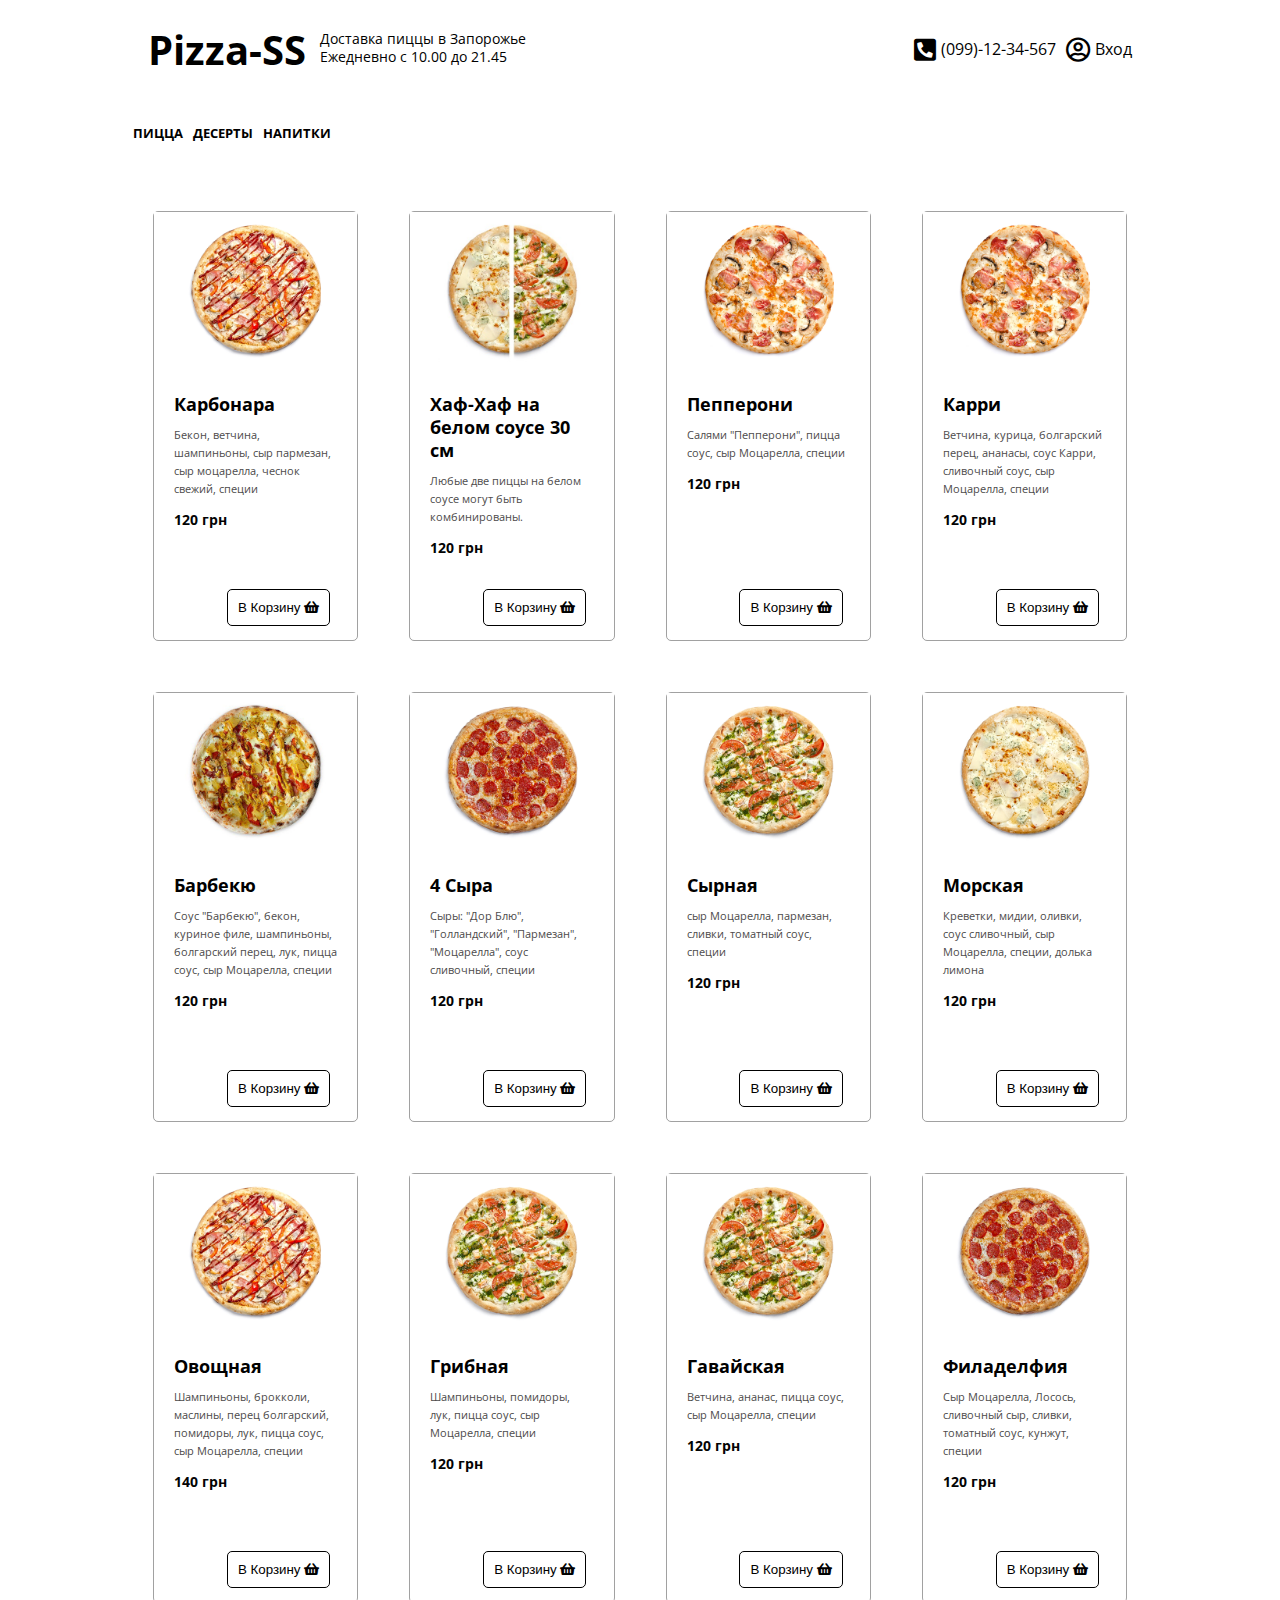
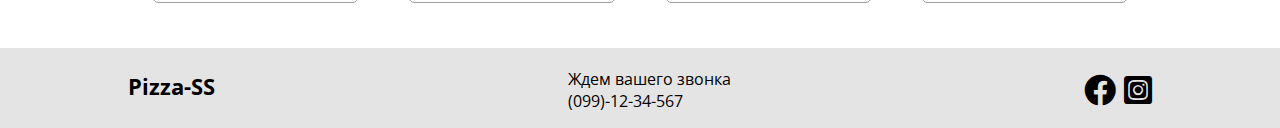
<file: pizza.html>
<!DOCTYPE html>
<html lang="en">

<head>
    <meta charset="UTF-8">
    <meta name="viewport" content="width=device-width, initial-scale=1.0">
    <link href="https://fonts.googleapis.com/css2?family=Open+Sans:wght@300;800&display=swap" rel="stylesheet">
    <link rel="stylesheet" href="./font-avesome/font-style/all.min.css">
    <link rel="stylesheet" href="./libs/owlcarousel2/assets/owl.carousel.min.css">
    <link rel="stylesheet" href="./libs/owlcarousel2/assets/owl.theme.default.min.css">
    <title>Pizza-SS Dessert</title>
    <link rel="stylesheet" href="./css/header.css">
    <link rel="stylesheet" href="./css/style.css">
    <link rel="stylesheet" href="./css/footer.css">
</head>

<body>
    <header class="header">
        <div class="container">
            <div class="header__header">
                <div class="logo">
                    <a href="./index.html">Pizza-SS</a>
                </div>
                <div class="delivery">
                    <span>Доставка пиццы в Запорожье<br>
                        Ежедневно с 10.00 до 21.45</span>
                </div>
                <div class="header__tel-auth">
                    <div class="header__tel">
                        <a href="tel:+380990000000"><i
                                class="fas fa-phone-square-alt"></i><span>(099)-12-34-567</span></a>
                    </div>
                    <div class="auth__block">
                        <a href="#"><i class="far fa-user-circle"></i><span>Вход</span></a>
                    </div>
                </div>
            </div>
        </div>
    </header>

    <main>
        <!-- menu -->
        <section class="menu">
            <div class="container">
                <div class="fixed">
                    <nav class="header_menu">
                        <ul>
                            <li><a href="pizza.html">Пицца</a>
                                <div class="sub_menu">
                                    <ul>
                                        <li><a href="#">Карри</a></li>
                                        <li><a href="#">Пепперони</a></li>
                                        <li><a href="#">С лососем</a></li>
                                        <li><a href="#">Деревенская</a></li>
                                        <li><a href="#">4 Сыра</a></li>
                                        <li><a href="#">Барбекю</a></li>
                                        <li><a href="#">Дьябло</a></li>
                                        <li><a href="#">Карбонара</a></li>
                                    </ul>
                                    <ul>
                                        <li><a href="#">Карри</a></li>
                                        <li><a href="#">Пепперони</a></li>
                                        <li><a href="#">С лососем</a></li>
                                        <li><a href="#">Деревенская</a></li>
                                        <li><a href="#">4 Сыра</a></li>
                                        <li><a href="#">Барбекю</a></li>
                                        <li><a href="#">Дьябло</a></li>
                                        <li><a href="#">Карбонара</a></li>
                                    </ul>
                                </div>
                            </li>
                            <li><a href="dessert.html">Десерты</a>
                                <div class="sub_menu">
                                    <ul>
                                        <li><a href="#">Чизкейк Нью Йорк</a></li>
                                        <li><a href="#">Торт Трюфельный</a></li>
                                        <li><a href="#">Захер</a></li>
                                        <li><a href="#">Gelato Бельгийский Шоколад</a></li>
                                        <li><a href="#">Попкорн Шоколадный</a></li>
                                        <li><a href="#">Попкорн Карамельный</a></li>
                                        <li><a href="#">Замороженный йогурт Лесная ягода</a></li>
                                        <li><a href="#">Шоколадный Грильяж</a></li>
                                    </ul>
                                    <ul>
                                        <li><a href="#">Чизкейк Нью Йорк</a></li>
                                        <li><a href="#">Торт Трюфельный</a></li>
                                        <li><a href="#">Захер</a></li>
                                        <li><a href="#">Gelato Бельгийский Шоколад</a></li>
                                        <li><a href="#">Попкорн Шоколадный</a></li>
                                        <li><a href="#">Попкорн Карамельный</a></li>
                                        <li><a href="#">Замороженный йогурт Лесная ягода</a></li>
                                        <li><a href="#">Шоколадный Грильяж</a></li>
                                    </ul>
                                </div>
                            </li>
                            <li><a href="drinks.html">Напитки</a>
                                <div class="sub_menu">
                                    <ul>
                                        <li><a href="#">Rubicon Маракуя</a></li>
                                        <li><a href="#">Rubicon Манго</a></li>
                                        <li><a href="#">Rubicon Личи</a></li>
                                        <li><a href="#">Rubicon Гуава</a></li>
                                        <li><a href="#">Sandora Мультивитамин</a></li>
                                        <li><a href="#">Rich Екзотик</a></li>
                                        <li><a href="#">Пепси кола</a></li>
                                        <li><a href="#">Кока Кола</a></li>
                                    </ul>
                                    <ul>
                                        <li><a href="#">Rubicon Маракуя</a></li>
                                        <li><a href="#">Rubicon Манго</a></li>
                                        <li><a href="#">Rubicon Личи</a></li>
                                        <li><a href="#">Rubicon Гуава</a></li>
                                        <li><a href="#">Sandora Мультивитамин</a></li>
                                        <li><a href="#">Rich Екзотик</a></li>
                                        <li><a href="#">Пепси кола</a></li>
                                        <li><a href="#">Кока Кола</a></li>
                                    </ul>
                                </div>
                            </li>
                        </ul>
                    </nav>
                </div>
            </div>
        </section>

        <!-- drink catalog -->
        <section>
            <div class="container">
                <div class="wrapper">
                    <div class="tabs">
                        <div class="tabs__content is-active tab-1">
                            <div class="tabs__catalog">
                                <div class="tab__product">
                                    <div class="tab-shadow">
                                        <div class="tab-img">
                                            <img src="./img/img_pizza/1.jpg" alt="">
                                        </div>
                                        <div class="tab__catalog-text">
                                            <b>Карбонара</b>
                                            <p>Бекон, ветчина, шампиньоны, сыр пармезан, сыр моцарелла, чеснок свежий,
                                                специи </p>
                                            <span>120 грн</span>
                                        </div>
                                        <div class="tab__btn">
                                            <button type="button">В Корзину <i
                                                    class="fas fa-shopping-basket"></i></button>
                                        </div>
                                    </div>
                                </div>
                                <div class="tab__product">
                                    <div class="tab-shadow">
                                        <div class="tab-img">
                                            <img src="./img/special_offer/2.JPG" alt="">
                                        </div>
                                        <div class="tab__catalog-text">
                                            <b>Хаф-Хаф на белом соусе 30 см</b>
                                            <p>Любые две пиццы на белом соусе могут быть комбинированы. </p>
                                            <span>120 грн</span>
                                        </div>
                                        <div class="tab__btn">
                                            <button type="button">В Корзину <i
                                                    class="fas fa-shopping-basket"></i></button>
                                        </div>
                                    </div>
                                </div>
                                <div class="tab__product">
                                    <div class="tab-shadow">
                                        <div class="tab-img">
                                            <img src="./img/img_pizza/2.jpg" alt="">
                                        </div>
                                        <div class="tab__catalog-text">
                                            <b>Пепперони</b>
                                            <p>Салями "Пепперони", пицца соус, сыр Моцарелла, специи </p>
                                            <span>120 грн</span>
                                        </div>
                                        <div class="tab__btn">
                                            <button type="button">В Корзину <i
                                                    class="fas fa-shopping-basket"></i></button>
                                        </div>
                                    </div>
                                </div>
                                <div class="tab__product">
                                    <div class="tab-shadow">
                                        <div class="tab-img">
                                            <img src="./img/img_pizza/2.jpg" alt="">
                                        </div>
                                        <div class="tab__catalog-text">
                                            <b>Карри</b>
                                            <p>Ветчина, курица, болгарский перец, ананасы, cоус Карри, сливочный соус,
                                                сыр Моцарелла, специи </p>
                                            <span>120 грн</span>
                                        </div>
                                        <div class="tab__btn">
                                            <button type="button">В Корзину <i
                                                    class="fas fa-shopping-basket"></i></button>
                                        </div>
                                    </div>
                                </div>
                                <div class="tab__product">
                                    <div class="tab-shadow">
                                        <div class="tab-img">
                                            <img src="./img/img_pizza/3.jpeg" alt="">
                                        </div>
                                        <div class="tab__catalog-text">
                                            <b>Барбекю</b>
                                            <p>Cоус "Барбекю", бекон, куриное филе, шампиньоны, болгарский перец, лук,
                                                пицца соус, сыр Моцарелла, специи </p>
                                            <span>120 грн</span>
                                        </div>
                                        <div class="tab__btn">
                                            <button type="button">В Корзину <i
                                                    class="fas fa-shopping-basket"></i></button>
                                        </div>
                                    </div>
                                </div>
                                <div class="tab__product">
                                    <div class="tab-shadow">
                                        <div class="tab-img">
                                            <img src="./img/img_pizza/4.jpg" alt="">
                                        </div>
                                        <div class="tab__catalog-text">
                                            <b>4 Сыра</b>
                                            <p>Сыры: "Дор Блю", "Голландский", "Пармезан", "Моцарелла", соус сливочный,
                                                специи </p>
                                            <span>120 грн</span>
                                        </div>
                                        <div class="tab__btn">
                                            <button type="button">В Корзину <i
                                                    class="fas fa-shopping-basket"></i></button>
                                        </div>
                                    </div>
                                </div>
                                <div class="tab__product">
                                    <div class="tab-shadow">
                                        <div class="tab-img">
                                            <img src="./img/img_pizza/5.jpg" alt="">
                                        </div>
                                        <div class="tab__catalog-text">
                                            <b>Сырная</b>
                                            <p>сыр Моцарелла, пармезан, сливки, томатный соус, специи </p>
                                            <span>120 грн</span>
                                        </div>
                                        <div class="tab__btn">
                                            <button type="button">В Корзину <i
                                                    class="fas fa-shopping-basket"></i></button>
                                        </div>
                                    </div>
                                </div>
                                <div class="tab__product">
                                    <div class="tab-shadow">
                                        <div class="tab-img">
                                            <img src="./img/img_pizza/6.jpg" alt="">
                                        </div>
                                        <div class="tab__catalog-text">
                                            <b>Морская</b>
                                            <p>Креветки, мидии, оливки, соус сливочный, сыр Моцарелла, специи, долька
                                                лимона </p>
                                            <span>120 грн</span>
                                        </div>
                                        <div class="tab__btn">
                                            <button type="button">В Корзину <i
                                                    class="fas fa-shopping-basket"></i></button>
                                        </div>
                                    </div>
                                </div>
                                <div class="tab__product">
                                    <div class="tab-shadow">
                                        <div class="tab-img">
                                            <img src="./img/img_pizza/1.jpg" alt="">
                                        </div>
                                        <div class="tab__catalog-text">
                                            <b>Овощная</b>
                                            <p> Шампиньоны, брокколи, маслины, перец болгарский, помидоры, лук, пицца
                                                соус, сыр Моцарелла, специи </p>
                                            <span>140 грн</span>
                                        </div>
                                        <div class="tab__btn">
                                            <button type="button">В Корзину <i
                                                    class="fas fa-shopping-basket"></i></button>
                                        </div>
                                    </div>
                                </div>
                                <div class="tab__product">
                                    <div class="tab-shadow">
                                        <div class="tab-img">
                                            <img src="./img/img_pizza/5.jpg" alt="">
                                        </div>
                                        <div class="tab__catalog-text">
                                            <b>Грибная</b>
                                            <p>Шампиньоны, помидоры, лук, пицца соус, сыр Моцарелла, специи </p>
                                            <span>120 грн</span>
                                        </div>
                                        <div class="tab__btn">
                                            <button type="button">В Корзину <i
                                                    class="fas fa-shopping-basket"></i></button>
                                        </div>
                                    </div>
                                </div>
                                <div class="tab__product">
                                    <div class="tab-shadow">
                                        <div class="tab-img">
                                            <img src="./img/img_pizza/5.jpg" alt="">
                                        </div>
                                        <div class="tab__catalog-text">
                                            <b>Гавайская</b>
                                            <p>Ветчина, ананас, пицца соус, сыр Моцарелла, специи </p>
                                            <span>120 грн</span>
                                        </div>
                                        <div class="tab__btn">
                                            <button type="button">В Корзину <i
                                                    class="fas fa-shopping-basket"></i></button>
                                        </div>
                                    </div>
                                </div>
                                <div class="tab__product">
                                    <div class="tab-shadow">
                                        <div class="tab-img">
                                            <img src="./img/img_pizza/4.jpg" alt="">
                                        </div>
                                        <div class="tab__catalog-text">
                                            <b>Филаделфия</b>
                                            <p>Cыр Моцарелла, Лосось, сливочный сыр, сливки, томатный соус, кунжут,
                                                специи </p>
                                            <span>120 грн</span>
                                        </div>
                                        <div class="tab__btn">
                                            <button type="button">В Корзину <i
                                                    class="fas fa-shopping-basket"></i></button>
                                        </div>
                                    </div>
                                </div>
                            </div>
                        </div>
                    </div>
                </div>
            </div>
        </section>

        <!-- form -->
        <div class="form" style="top: 65px;">
            <form action="#" method="POST">
                <div class="form__tabs">
                    <button class="tabs__btn " onclick="auth(event, 'entrance')">Вход</button>
                    <button class="tabs__btn" onclick="auth(event, 'checkIn')">Регистрация</button>
                </div>
                <div id="entrance" class="tabcontent ">
                    <div class="tab-block">
                        <div class="formEmail">
                            <label for="email">Электронная почта:</label>
                            <input type="email" name="email" id="email" placeholder="Почта">
                        </div>
                        <div class="formPass">
                            <label for="password">Пароль:</label>
                            <input type="password" name="password" id="password" placeholder="Введите пароль">
                        </div>
                        <div class="form-btn">
                            <button id="check" class="btn-form" type="submit">Вход</button>
                        </div>
                        <div class="forgot">
                            <a href="#"><span>Забыли пароль?</span></a>
                        </div>
                    </div>
                </div>
                <div id="checkIn" class="tabcontent" style="display: none;">
                    <div class="tab-block">
                        <div class="formEmail">
                            <label for="email">Электронная почта:</label>
                            <input type="email" name="email" id="email" placeholder="Почта">
                        </div>
                        <div class="formPass">
                            <label for="password">Пароль:</label>
                            <input type="password" name="password" id="password" placeholder="Ввудите пароль">
                        </div>
                        <div class="formPass">
                            <label for="password">Повторите пароль:</label>
                            <input type="password" name="password" id="password" placeholder="Ввeдите пароль">
                        </div>
                        <div class="form-btn">
                            <button id="check" class="btn-form" type="submit">Регистрация</button>
                        </div>
                    </div>
                </div>
            </form>
        </div>

    
    </main>

    <!-- footer -->
    <footer class="footer">
        <div class="container">
            <div class="footer__foo">
                <div class="f__logo">
                    <a href="#">Pizza-SS</a>
                </div>
                <div class="f__num">
                    <p>Ждем вашего звонка</p>
                    <a href="tel:+380990000000"><span>(099)-12-34-567</span></a>
                </div>
                <div class="f__network">
                    <a href="#"><i class="fab fa-facebook"></i></a>
                    <a href="#"><i class="fab fa-instagram-square"></i></a>
                </div>
            </div>
        </div>
    </footer>

    <script src="./libs/jquery/jquery-3.5.1.min.js"></script>
    <script src="./libs/owlcarousel2/owl.carousel.min.js"></script>
    <script src="./js/carousel.js"></script>
    <script src="./js/script.js"></script>


</body>

</html>
</file>
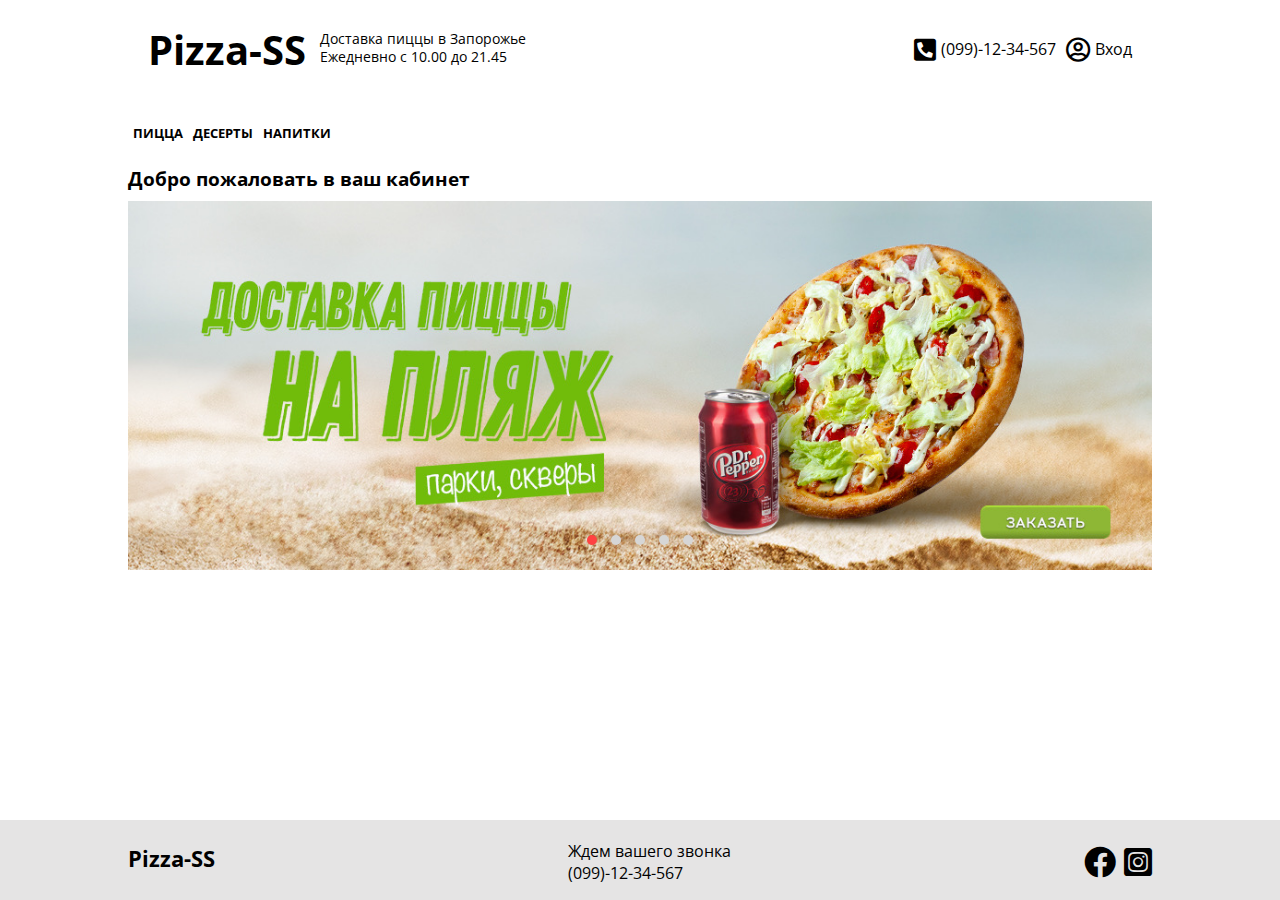
<file: profile.html>
<!DOCTYPE html>
<html lang="en">

<head>
    <meta charset="UTF-8">
    <meta name="viewport" content="width=device-width, initial-scale=1.0">
    <link href="https://fonts.googleapis.com/css2?family=Open+Sans:wght@300;800&display=swap" rel="stylesheet">
    <link rel="stylesheet" href="./font-avesome/font-style/all.min.css">
    <link rel="stylesheet" href="./libs/owlcarousel2/assets/owl.carousel.min.css">
    <link rel="stylesheet" href="./libs/owlcarousel2/assets/owl.theme.default.min.css">
    <title>Profile Pizza-SS</title>
    <link rel="stylesheet" href="./css/header.css">
    <link rel="stylesheet" href="./css/style.css">
    <link rel="stylesheet" href="./css/footer.css">
</head>

<body>
    <header class="header">
        <div class="container">
            <div class="header__header">
                <div class="logo">
                    <a href="index.html">Pizza-SS</a>
                </div>
                <div class="delivery">
                    <span>Доставка пиццы в Запорожье<br>
                        Ежедневно с 10.00 до 21.45</span>
                </div>
                <div class="header__tel-auth">
                    <div class="header__tel">
                        <a href="tel:+380990000000"><i
                                class="fas fa-phone-square-alt"></i><span>(099)-12-34-567</span></a>
                    </div>
                    <div class="auth__block">
                        <a href="#"><i class="far fa-user-circle"></i><span>Вход</span></a>
                    </div>
                </div>
            </div>
        </div>
    </header>

    <main class="main">
        <!-- menu -->
        <section class="menu">
            <div class="container">
                <div class="fixed">
                    <nav class="header_menu">
                        <ul>
                            <li><a href="pizza.html">Пицца</a>
                                <div class="sub_menu">
                                    <ul>
                                        <li><a href="#">Карри</a></li>
                                        <li><a href="#">Пепперони</a></li>
                                        <li><a href="#">С лососем</a></li>
                                        <li><a href="#">Деревенская</a></li>
                                        <li><a href="#">4 Сыра</a></li>
                                        <li><a href="#">Барбекю</a></li>
                                        <li><a href="#">Дьябло</a></li>
                                        <li><a href="#">Карбонара</a></li>
                                    </ul>
                                    <ul>
                                        <li><a href="#">Карри</a></li>
                                        <li><a href="#">Пепперони</a></li>
                                        <li><a href="#">С лососем</a></li>
                                        <li><a href="#">Деревенская</a></li>
                                        <li><a href="#">4 Сыра</a></li>
                                        <li><a href="#">Барбекю</a></li>
                                        <li><a href="#">Дьябло</a></li>
                                        <li><a href="#">Карбонара</a></li>
                                    </ul>
                                </div>
                            </li>
                            <li><a href="dessert.html">Десерты</a>
                                <div class="sub_menu">
                                    <ul>
                                        <li><a href="#">Чизкейк Нью Йорк</a></li>
                                        <li><a href="#">Торт Трюфельный</a></li>
                                        <li><a href="#">Захер</a></li>
                                        <li><a href="#">Gelato Бельгийский Шоколад</a></li>
                                        <li><a href="#">Попкорн Шоколадный</a></li>
                                        <li><a href="#">Попкорн Карамельный</a></li>
                                        <li><a href="#">Замороженный йогурт Лесная ягода</a></li>
                                        <li><a href="#">Шоколадный Грильяж</a></li>
                                    </ul>
                                    <ul>
                                        <li><a href="#">Чизкейк Нью Йорк</a></li>
                                        <li><a href="#">Торт Трюфельный</a></li>
                                        <li><a href="#">Захер</a></li>
                                        <li><a href="#">Gelato Бельгийский Шоколад</a></li>
                                        <li><a href="#">Попкорн Шоколадный</a></li>
                                        <li><a href="#">Попкорн Карамельный</a></li>
                                        <li><a href="#">Замороженный йогурт Лесная ягода</a></li>
                                        <li><a href="#">Шоколадный Грильяж</a></li>
                                    </ul>
                                </div>
                            </li>
                            <li><a href="drinks.html">Напитки</a>
                                <div class="sub_menu">
                                    <ul>
                                        <li><a href="#">Rubicon Маракуя</a></li>
                                        <li><a href="#">Rubicon Манго</a></li>
                                        <li><a href="#">Rubicon Личи</a></li>
                                        <li><a href="#">Rubicon Гуава</a></li>
                                        <li><a href="#">Sandora Мультивитамин</a></li>
                                        <li><a href="#">Rich Екзотик</a></li>
                                        <li><a href="#">Пепси кола</a></li>
                                        <li><a href="#">Кока Кола</a></li>
                                    </ul>
                                    <ul>
                                        <li><a href="#">Rubicon Маракуя</a></li>
                                        <li><a href="#">Rubicon Манго</a></li>
                                        <li><a href="#">Rubicon Личи</a></li>
                                        <li><a href="#">Rubicon Гуава</a></li>
                                        <li><a href="#">Sandora Мультивитамин</a></li>
                                        <li><a href="#">Rich Екзотик</a></li>
                                        <li><a href="#">Пепси кола</a></li>
                                        <li><a href="#">Кока Кола</a></li>
                                    </ul>
                                </div>
                            </li>
                        </ul>
                    </nav>
                </div>
            </div>
        </section>

        <!-- hello ussr -->
        <section>
            <div class="container">
                <div class="user">
                    <h3>Добро пожаловать в ваш кабинет </h3>
                </div>
            </div>
        </section>

        <!-- carousel -->
        <section>
            <div class="container">
                <div class="owl-carousel owl-theme">
                    <div><a href="#"><img src="./img/img_carousel/1.JPG" alt=""></a></div>
                    <div><a href="#"><img src="./img/img_carousel/2.JPG" alt=""></a></div>
                    <div><a href="#"><img src="./img/img_carousel/3.jpeg" alt=""></a></div>
                    <div><a href="#"><img src="./img/img_carousel/4.png" alt=""></a></div>
                    <div><a href="#"><img src="./img/img_carousel/5.png" alt=""></a></div>
                </div>
            </div>
        </section>



        <!-- form -->
        <div class="form">
            <form action="#" method="POST">
                <div class="form__tabs">
                    <button class="tabs__btn " onclick="auth(event, 'entrance')">Вход</button>
                    <button class="tabs__btn" onclick="auth(event, 'checkIn')">Регистрация</button>
                </div>
                <div id="entrance" class="tabcontent ">
                    <div class="tab-block">
                        <div class="formEmail">
                            <label for="email">Электронная почта:</label>
                            <input type="email" name="email" id="email" placeholder="Почта">
                        </div>
                        <div class="formPass">
                            <label for="password">Пароль:</label>
                            <input type="password" name="password" id="password" placeholder="Введите пароль">
                        </div>
                        <div class="form-btn">
                            <button id="check" class="btn-form" type="submit">Вход</button>
                        </div>
                        <div class="forgot">
                            <a href="#"><span>Забыли пароль?</span></a>
                        </div>
                    </div>
                </div>
                <div id="checkIn" class="tabcontent" style="display: none;">
                    <div class="tab-block">
                        <div class="formEmail">
                            <label for="email">Электронная почта:</label>
                            <input type="email" name="email" id="email" placeholder="Почта">
                        </div>
                        <div class="formPass">
                            <label for="password">Пароль:</label>
                            <input type="password" name="password" id="password" placeholder="Ввудите пароль">
                        </div>
                        <div class="formPass">
                            <label for="password">Повторите пароль:</label>
                            <input type="password" name="password" id="password" placeholder="Ввeдите пароль">
                        </div>
                        <div class="form-btn">
                            <button id="check" class="btn-form" type="submit">Регистрация</button>
                        </div>
                    </div>
                </div>
            </form>
        </div>
    </main>

    <!-- footer -->
    <footer class="footer" style="position: absolute; left: 0; bottom: 0;">
        <div class="container">
            <div class="footer__foo">
                <div class="f__logo">
                    <a href="#">Pizza-SS</a>
                </div>
                <div class="f__num">
                    <p>Ждем вашего звонка</p>
                    <a href="tel:+380990000000"><span>(099)-12-34-567</span></a>
                </div>
                <div class="f__network">
                    <a href="#"><i class="fab fa-facebook"></i></a>
                    <a href="#"><i class="fab fa-instagram-square"></i></a>
                </div>
            </div>
        </div>
    </footer>



    <script src="./libs/jquery/jquery-3.5.1.min.js"></script>
    <script src="./libs/owlcarousel2/owl.carousel.min.js"></script>
    <script src="./js/carousel.js"></script>
    <script src="./js/script.js"></script>
</body>

</html>
</file>
<file: css/header.css>
.header__header {
    display: flex;
    justify-content: space-between;
    padding: 20px;
}

.logo {
    font-size: 40px;
    font-weight: bold;
    line-height: 60px;
    color: #000;
}

.logo a {
    transition: color 0.3s linear;
}

.logo a:hover {
    transition: color 0.3s linear;
    color: rgba(231, 128, 60, 0.89);
}

.header__header .delivery {
    position: absolute;
    left: 25%;
    margin-top: 10px;
    font-size: 14px;
    line-height: 18px;
}

.header__tel-auth {
    display: flex;
    justify-content: space-between;
    position: relative;
    top: 17px;
    height: 24px;
}

.header__tel-auth .header__tel {
    padding-right: 10px;
    font-size: 16px;
    font-weight: normal;
    line-height: 18px;
}

.header__tel-auth i {
    font-size: 25px;
    padding-right: 5px;
}

.header__tel-auth .header__tel a {
    transition: color 0.3s linear;
}

.header__tel-auth .header__tel span {
    position: relative;
    top: -4px;
}

.header__tel-auth .header__tel a:hover {
    color: rgb(225, 0, 0);
    transition: color 0.3s linear;
}

.auth__block a {
    transition: color 0.3s linear;
}

.auth__block a:hover {
    color: rgb(225, 0, 0);
    transition: color 0.3s linear;
}

.auth__block span {
    position: relative;
    top: -4px;
}
</file>
<file: css/style.css>
* {
    margin: 0;
    box-sizing: border-box;
}

a, button{
    color: #000;
    outline: none;
    text-decoration: none;
    cursor: pointer;
}

ul, ol, li {
    list-style: none;
}

body {
    font-family: 'Open Sans', sans-serif;
}

.container {
    width: 80%;
    margin: 0 auto;
}

/* menu */
.main {
    position: relative;
    /* height: 100%; */
}

.menu {
    margin: 20px 0;
}

.fixed {
    position: sticky;
    top: 0;
    z-index: 5;
}

.header_menu {
    height: 26px;
    background-color: #fff;
    top: 0;
}

.header_menu ul {
    display: flex;
    justify-content: start;
    padding: 0;
}

.header_menu ul li a {
    display: block;
    padding: 5px;
    font-size: 13px;
    line-height: 16px;
    font-weight: bold;
    color: #000;
    text-transform: uppercase;
    transition: all 0.3s ease;
}

.header_menu ul li a:hover {
    background-color: #000;
    color: #fff;
    transition: all 0.3s ease;
}

.header_menu ul li a .fas {
    margin-left: 5px;
}

/* sub-menu */

.header_menu .sub_menu {
    display: none;
}

.header_menu li:hover>.sub_menu {
    position: absolute;
    width: auto;
    display: flex;
    justify-content: space-between;
}

.sub_menu {
    background-color: rgb(255, 255, 255);
    padding: 20px 20px 20px 20px;
}

.sub_menu ul span {
    font-size: 14px;
    line-height: 45px;
    font-weight: bold;
    text-transform: uppercase;
}

.sub_menu ul {
    display: block;
    height: auto;
    width: 100%;
    margin-right: 30px;
}

.sub_menu ul li {
    padding: 0;
    margin-bottom: 5px;
}

.sub_menu ul li:last-child {
    margin: 0;
}

.sub_menu ul li a {
    font-size: 14px;
    line-height: 16px;
    text-transform: none;
    color: #000000;
}

.sub_menu ul li a:hover {
    color: rgba(231, 60, 60, 0.89);
    background-color: rgba(255, 253, 253, 0);
}

.user {
    margin-bottom: 10px;
}

/* carousel */
.owl-dots {
    position: relative;
    top: -50px;
}

.owl-theme .owl-dots .owl-dot.active span, .owl-theme .owl-dots .owl-dot:hover span {
    background: #ff4242;
}

/* company */
.company {
    margin: 25px 0;
    padding: 20px;
    font-size: 19px;
    line-height: 24px;
    font-weight: normal;
    background-color: #cfcdcd8a;
    border-radius: 15px;
}

.company h3 {
    margin-bottom: 15px;
}

.company p {
    margin-bottom: 10px;
}

/* tabs */

.section__tabs {
    position: relative;
    margin-top: 50px;
}

.tabs__nav {
    display: flex;
    justify-content: start;
    padding-left: 20px;
    font-size: 16px;
    line-height: 24px;
    font-weight: bold;
    text-transform: uppercase;
}

.tabs__nav-item {
    margin-right: 30px;
    cursor: pointer;
}

.tabs__nav-item:hover {
    color: #f27d13;

}

.tabs__content {
    display: none;
}

.tabs__content.is-active {
    display: block;
}

.is-active {
    color: #f27d13;
}

.tabs__catalog {
    padding: 20px 0;
    display: grid;
    grid-template-columns: 1fr 1fr 1fr 1fr;
    gap: 1px 1px;
}

.tab__product {
    margin: 25px;
    position: relative;
}

.tab-shadow {
    width: 100%;
    height: 430px;
    cursor: pointer;
    transition: all 0.3s ease;
    border: 1px solid #6968689f;
    border-radius: 5px;
}

.tab-img {
    width: 100%;
    height: auto;
}

.tab-img img {
    width: 100%;
    height: auto;
}

.tab__btn {
    position: absolute;
    text-align: center;
    bottom: 15px;
    left: 36%;
}

.tab__btn button {
    text-align: center;
    background-color: #fff;
    padding: 10px;
    color: rgb(0, 0, 0);
    transition: all 0.3s ease;
    border: 1px solid #000;
    border-radius: 5px;
}

.tab-shadow:hover button {
    color: #fff;
    background: rgb(83, 121, 40);
}

.tab__catalog-text {
    padding: 20px;
}

.tab__catalog-text b {
    font-size: 18px;
    line-height: 22px;
    color: #000;
}

.tab__catalog-text p {
    font-size: 11px;
    line-height: 18px;
    color: #4d4b4b;
    margin: 10px 0;
}

.tab__catalog-text span {
    font-size: 14px;
    line-height: 22px;
    font-weight: bold;
    color: rgb(3, 3, 3);
    margin-bottom: 5px;
}

/* form */

.form {
    position: absolute;
    top: -50px;
    right: 160px;
    display: none;
    width: 250px;
    height: 300px;
    background-color: #fff;
    border: 1px solid #000;
    border-radius: 5px;
    padding: 5px 10px;
    z-index: 10;
}
.hide {
    display: none;
}

.form-active {
    display: block;
}

.form__tabs {
   margin-bottom: 5px;
}

.form__tabs .tabs__btn {
    margin-right: 20px;
    padding: 5px;
    border-radius: 5px;
    border: 1px solid #000;
    background: #fff;
    color: #000;
    font-weight: bold;
}

.form__tabs .tabs__btn:hover {
    background-color: rgb(255, 0, 0);
    color: #fff;

}

.tab-block {
    font-size: 16px;
    line-height: 22px;
}

.formEmail input,
.formPass input {
    width: 100%;
    margin-top: 10px;
    padding: 10px;
    border: none;
    outline-style: none;
    border-bottom: 1px solid #4d4b4b;
}

.form-btn{
    margin-top: 15px;
}

.form-btn .btn-form {
    width: 100%;
    padding: 5px;
    background-color: #fa0000;
    border: none;
    border-radius: 5px;
    color: #fff;
    font-size: 14px;
    font-weight: bold;
}
.active {
    background-color: #fa0000;
    color: #fff;

}
.forgot{
    text-align: center;
    margin-top: 5px;

}

.forgot span{
    font-size: 12px;
    line-height: 16px;
    border-bottom: 1px solid #000;
}
</file>
<file: css/footer.css>
.footer {
    width: 100%;
    height: 80px;
    background-color: #cfcdcd8a;
    /* position: absolute;
    left: 0;
    bottom: 0; */
}


.footer__foo {
    display: flex;
    justify-content: space-between; 
    width: 100%;
    height: 80px;
    padding: 20px 0;
}

.f__logo {
    position: relative;
    top: 5px;
    font-size: 22px;
    line-height: 26px;
    font-weight: bold;
}

.f__logo:hover a{
    color: coral;
    border-bottom: 1px solid rgb(236, 24, 24) ;
}

.f__num {
    font-size: 16px;
    line-height: 22px;
}

.f__num:hover a {
    color: coral;
    border-bottom: 1px solid rgb(236, 24, 24) ;
}

.f__network {
    font-size: 32px;
}

.f__network .fa-facebook:hover  {
    color: rgb(2, 7, 255);
}
.f__network .fa-instagram-square:hover {
    color: rgb(255, 166, 2);
}
</file>
